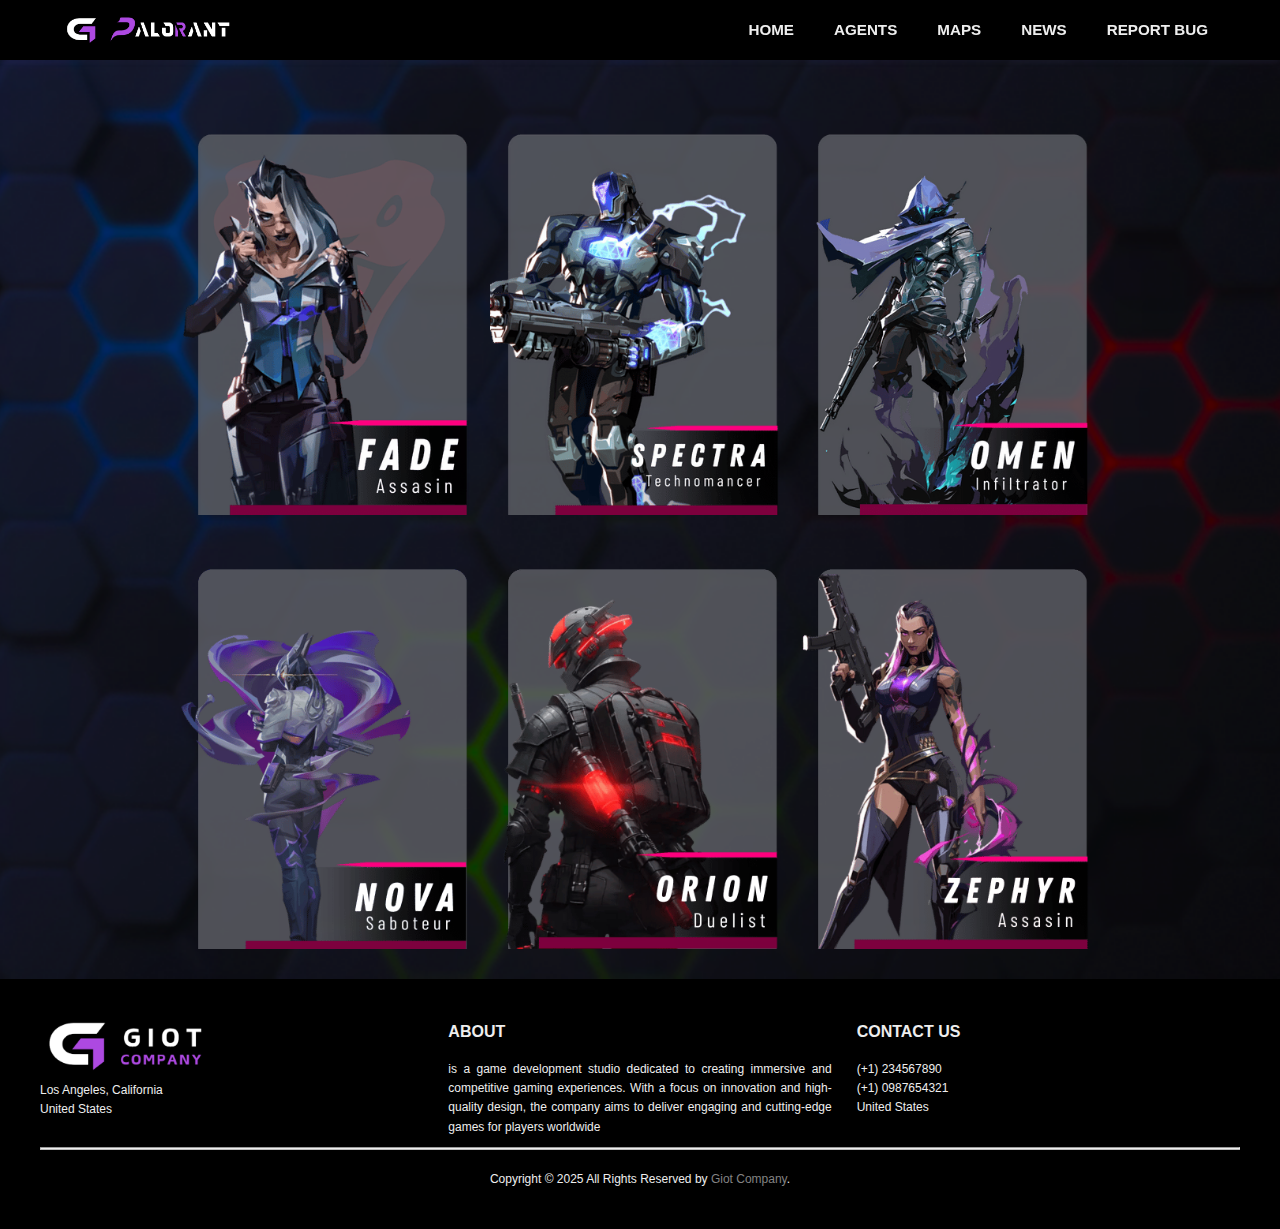
<file: Pages/agent.html>
<!DOCTYPE html>
<html lang="en">
  <head>
    <meta charset="UTF-8" />
    <meta name="viewport" content="width=device-width, initial-scale=1.0" />
    <meta http-equiv="X-UA-Compatible" content="ie=edge" />
    <title>PALORANT</title>
    <link rel="shortcut icon" href="../Assets/logos/giot2.png" type="png/jpg" />
    <link rel="stylesheet" href="../CSS/nav-style.css" />
    <link rel="stylesheet" href="../CSS/footer-style.css" />
    <link rel="stylesheet" href="../CSS/agent-style.css" />
  </head>
  <body>
    <!-- Navbar -->
    <nav>
      <div class="logo">
        <img src="../Assets/logos/giot2.png" alt="" />
        <img src="../Assets/logos/palorant2.png" class="game_title" alt="" />
        <!-- <h1>LOGO</h1> -->
      </div>
      <ul>
        <li><a href="../index.html"><strong>HOME</strong></a></li>
        <li><a href="./agent.html"><strong>AGENTS</strong></a></li>
        <li><a href="./maps.html"><strong>MAPS</strong></a></li>
        <li><a href="./news.html"><strong>NEWS</strong></a></li>
        <li><a href="./report_bug.html"><strong>REPORT BUG</strong></a></li>
      </ul>
      <div class="hamburger">
        <span class="line"></span>
        <span class="line"></span>
        <span class="line"></span>
      </div>
    </nav>

    <!-- Mobile Menu -->
    <div class="menubar">
      <ul>
        <li><a href="../index.html">Home</a></li>
        <li><a href="./agent.html">Agents</a></li>
        <li><a href="./maps.html">Maps</a></li>
        <li><a href="./news.html">News</a></li>
        <li><a href="./report_bug.html">Report Bug</a></li>
      </ul>
    </div>

    <!-- Top Agents -->
    <section class="agents-container">
        <div class="agent-list">
            <div class="agent">
                <img class="default-img" src="../Assets/agents/1.png" alt="Agent 1">
                <img class="hover-img" src="../Assets/agents/1-.png" alt="Agent 1 hover">
            </div>
            <div class="agent">
              <img class="default-img" src="../Assets/agents/2.png" alt="Agent 2">
              <img class="hover-img" src="../Assets/agents/2-.png" alt="Agent 2 hover">
            </div>
            <div class="agent">
              <img class="default-img" src="../Assets/agents/3.png" alt="Agent 3">
              <img class="hover-img" src="../Assets/agents/3-.png" alt="Agent 3 hover">
            </div>
            <div class="agent">
              <img class="default-img" src="../Assets/agents/4.png" alt="Agent 4">
              <img class="hover-img" src="../Assets/agents/4-.png" alt="Agent 4 hover">
            </div>
            <div class="agent">
              <img class="default-img" src="../Assets/agents/5.png" alt="Agent 5">
              <img class="hover-img" src="../Assets/agents/5-.png" alt="Agent 5 hover">
            </div>
            <div class="agent">
              <img class="default-img" src="../Assets/agents/6.png" alt="Agent 6">
              <img class="hover-img" src="../Assets/agents/6-.png" alt="Agent 6 hover">
            </div>
        </div>
    </section>

    <!-- Site footer -->
    <footer class="site-footer">
      <div class="container">
        <div class="footer-section">
          <div style="margin-bottom: 10px;">
            <img class="footer-logo" src="../Assets/logos/giot-footer.png" alt="" />
            <p>Los Angeles, California</p>
            <p>United States</p>
          </div>
          <div style="margin-bottom: 10px;">
            <h6>About</h6>
            <p style="text-align: justify;">is a game development studio dedicated to creating immersive and competitive gaming experiences. With a focus on innovation and high-quality design, the company aims to deliver engaging and cutting-edge games for players worldwide</p>
          </div>
          <div style="margin-bottom: 10px;">
            <h6>Contact Us</h6>
            <p>(+1) 234567890</p>
            <p>(+1) 0987654321</p>
            <p>United States</p>
          </div>
        </div>
        <hr>
        <div class="footer-bottom">
          <p class="copyright-text">Copyright &copy; 2025 All Rights Reserved by <a href="#">Giot Company</a>.</p>
        </div>
      </div>
    </footer>

    <!-- Script -->
    <script src="../script.js"></script>
  </body>
</html>
</file>
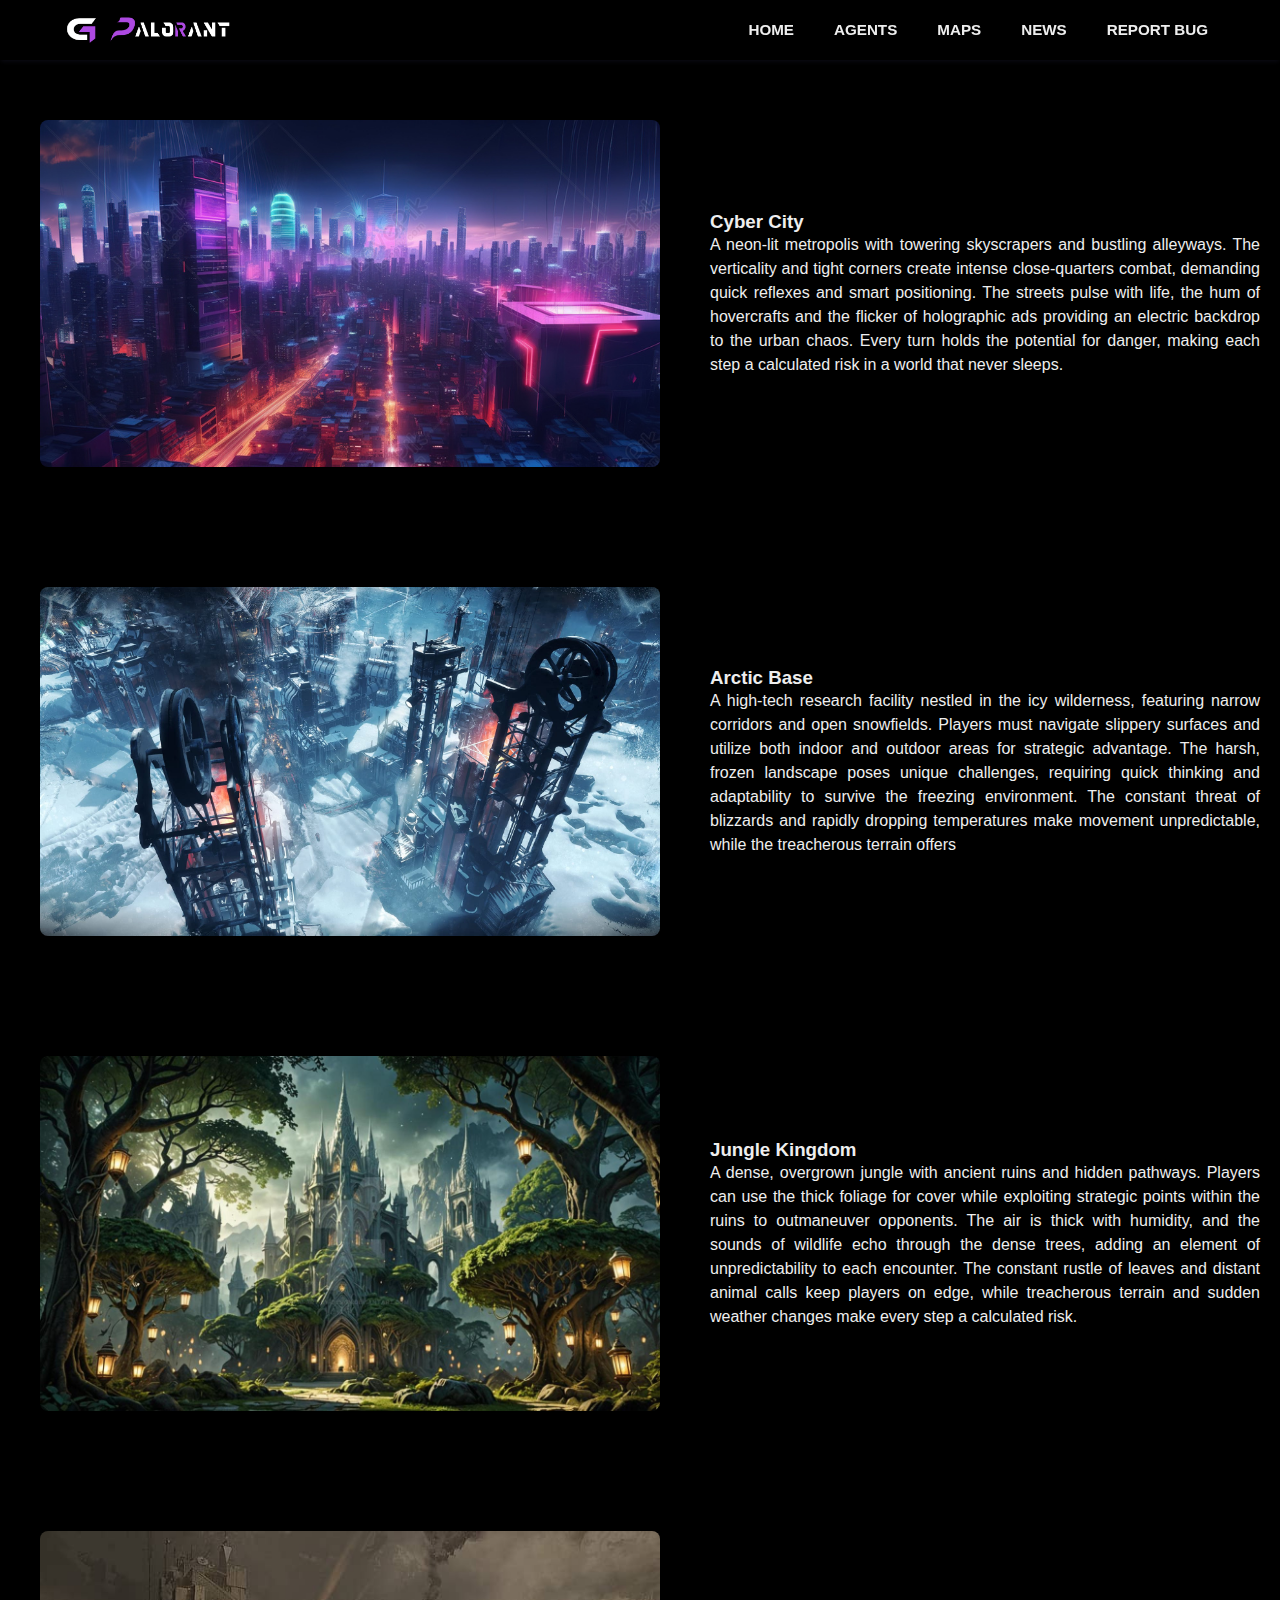
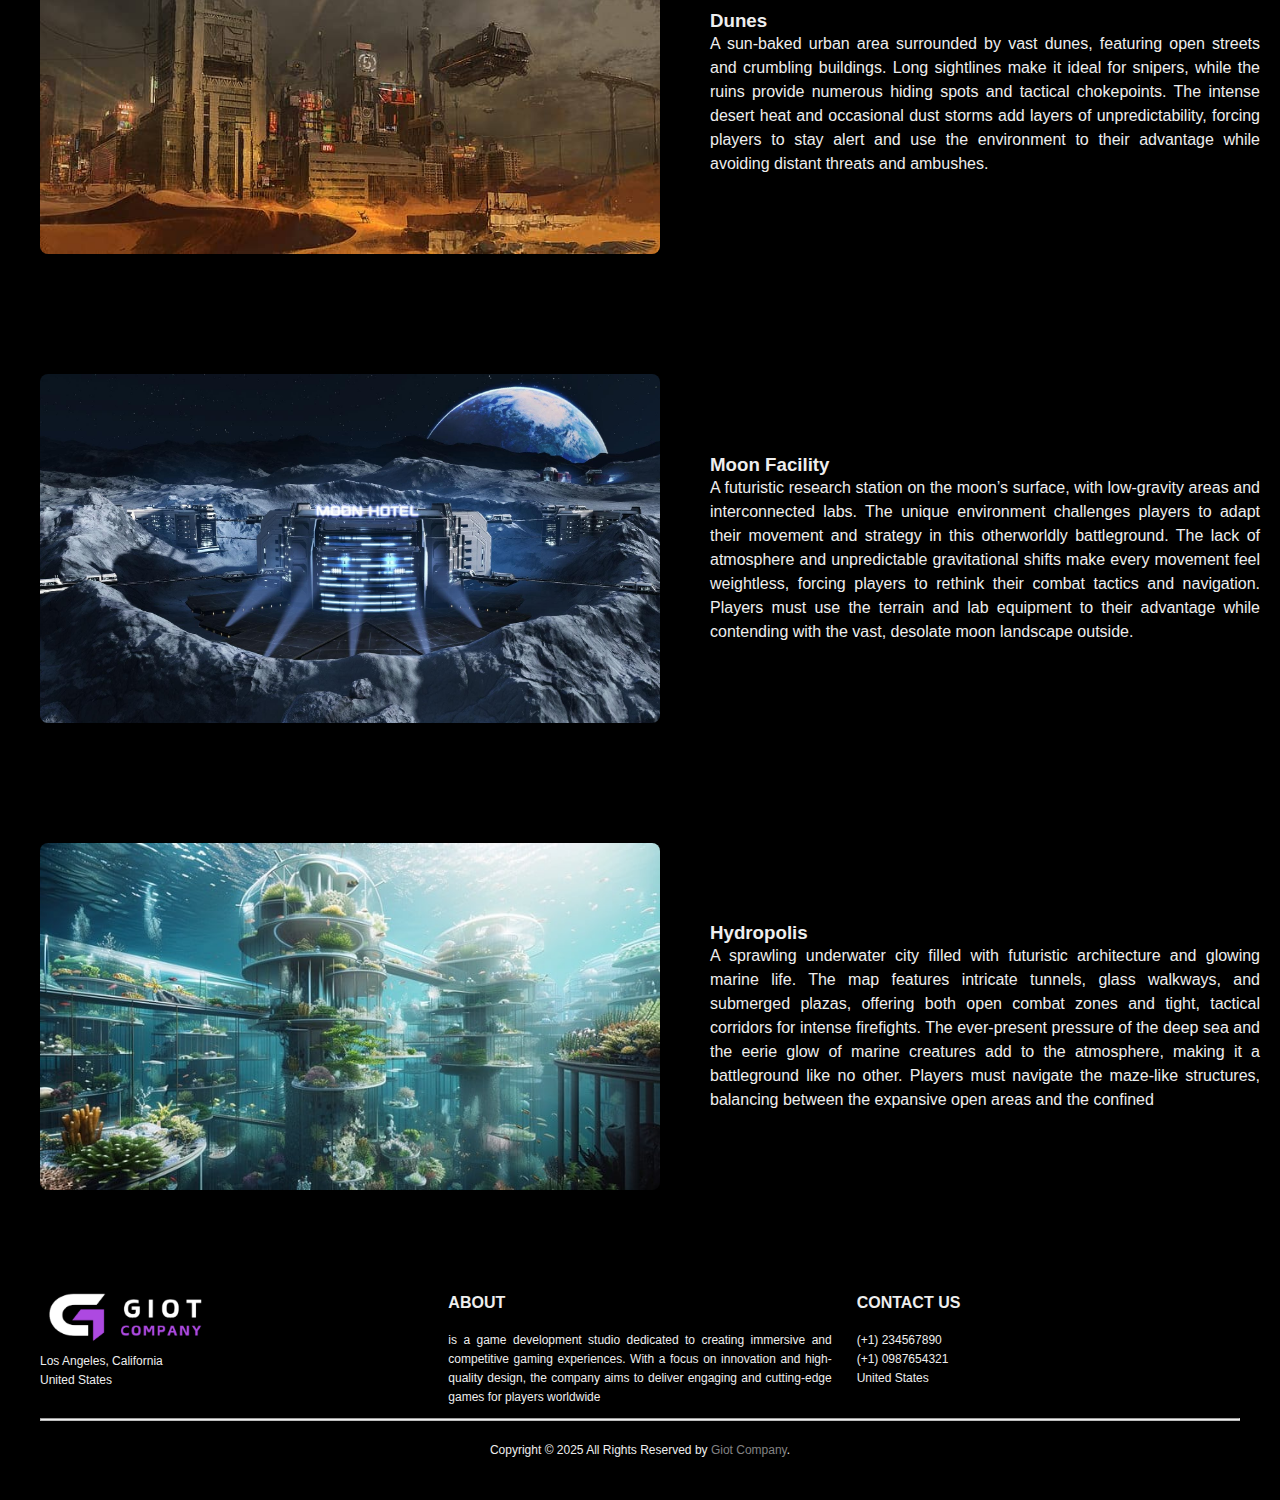
<file: Pages/maps.html>
<!DOCTYPE html>
<html lang="en">
  <head>
    <meta charset="UTF-8" />
    <meta name="viewport" content="width=device-width, initial-scale=1.0" />
    <meta http-equiv="X-UA-Compatible" content="ie=edge" />
    <title>PALORANT</title>
    <link rel="shortcut icon" href="../Assets/logos/giot2.png" type="png/jpg" />
    <link rel="stylesheet" href="../CSS/maps-style.css" />
    <link rel="stylesheet" href="../CSS/nav-style.css" />
    <link rel="stylesheet" href="../CSS/footer-style.css" />
  </head>
  <body>
    <!-- Navbar -->
    <nav>
      <div class="logo">
        <img src="../Assets/logos/giot2.png" alt="" />
        <img src="../Assets/logos/palorant2.png" class="game_title" alt="" />
        <!-- <h1>LOGO</h1> -->
      </div>
      <ul>
        <li><a href="../index.html"><strong>HOME</strong></a></li>
        <li><a href="./agent.html"><strong>AGENTS</strong></a></li>
        <li><a href="./maps.html"><strong>MAPS</strong></a></li>
        <li><a href="./news.html"><strong>NEWS</strong></a></li>
        <li><a href="./report_bug.html"><strong>REPORT BUG</strong></a></li>
      </ul>
      <div class="hamburger">
        <span class="line"></span>
        <span class="line"></span>
        <span class="line"></span>
      </div>
    </nav>

    <!-- Mobile Menu -->
    <div class="menubar">
      <ul>
        <li><a href="../index.html">Home</a></li>
        <li><a href="./agent.html">Agents</a></li>
        <li><a href="./maps.html">Maps</a></li>
        <li><a href="./news.html">News</a></li>
        <li><a href="./report_bug.html">Report Bug</a></li>
      </ul>
    </div>

    <section class="maps-container">
        <div class="map-item">
         <img src="../Assets/locations/cyber3.jpeg" alt="Map 1" class="map-image" />
         <div class="map-content">
          <h3>Cyber City</h3>
          <p>
            A neon-lit metropolis with towering skyscrapers and bustling alleyways. The verticality and tight corners create 
            intense close-quarters combat, demanding quick reflexes and smart positioning. The streets pulse with life, the hum of hovercrafts and the flicker of holographic ads providing an electric backdrop 
            to the urban chaos. Every turn holds the potential for danger, making each step a calculated risk in a world that never sleeps.
          </p>        
         </div>
        </div>

        <div class="sharp-line"></div>

        <div class="map-item">
          <img src="../Assets/locations/frost.jpg" alt="Map 2" class="map-image" />
          <div class="map-content">
            <h3>Arctic Base</h3>
            <p>
              A high-tech research facility nestled in the icy wilderness, featuring narrow corridors and open snowfields. 
              Players must navigate slippery surfaces and utilize both indoor and outdoor areas for strategic advantage. 
              The harsh, frozen landscape poses unique challenges, requiring quick thinking and adaptability to survive the freezing environment. 
              The constant threat of blizzards and rapidly dropping temperatures make movement unpredictable, while the treacherous terrain offers
          </p>
                  
           </div>
        </div>

        <div class="sharp-line"></div>

        <div class="map-item">
          <img src="../Assets/locations/jungle.jpg" alt="Map 3" class="map-image" />
          <div class="map-content">
            <h3>Jungle Kingdom</h3>
            <p>
              A dense, overgrown jungle with ancient ruins and hidden pathways. Players can use the thick foliage for cover while exploiting 
              strategic points within the ruins to outmaneuver opponents. The air is thick with humidity, and the sounds of wildlife echo through 
              the dense trees, adding an element of unpredictability to each encounter. The constant rustle of leaves and distant animal calls keep players on edge, while treacherous terrain and sudden weather changes make every step a calculated risk.
            </p>
           </div>
        </div>

        <div class="sharp-line"></div>

        <div class="map-item">
          <img src="../Assets/locations/dunes2.jpg" alt="Map 4" class="map-image" />
          <div class="map-content">
            <h3>Dunes</h3>
            <p>
              A sun-baked urban area surrounded by vast dunes, featuring open streets and crumbling buildings. 
              Long sightlines make it ideal for snipers, while the ruins provide numerous hiding spots and tactical 
              chokepoints. The intense desert heat and occasional dust storms add layers of unpredictability, forcing 
              players to stay alert and use the environment to their advantage while avoiding distant threats and ambushes.
            </p>          
           </div>
        </div>

        <div class="sharp-line"></div>

        <div class="map-item">
          <img src="../Assets/locations/moon.jpg" alt="Map 5" class="map-image" />
          <div class="map-content">
            <h3>Moon Facility</h3>
            <p>
              A futuristic research station on the moon’s surface, with low-gravity areas and interconnected labs. 
              The unique environment challenges players to adapt their movement and strategy in this otherworldly battleground. 
              The lack of atmosphere and unpredictable gravitational shifts make every movement feel weightless, forcing players 
              to rethink their combat tactics and navigation. Players must use the terrain and lab equipment to their advantage 
              while contending with the vast, desolate moon landscape outside.
            </p>          
           </div>
        </div>

        <div class="sharp-line"></div>

        <div class="map-item">
          <img src="../Assets/locations/underwater.jpg" alt="Map 6" class="map-image" />
          <div class="map-content">
            <h3>Hydropolis</h3>
            <p>
              A sprawling underwater city filled with futuristic architecture and glowing marine life. The map features intricate tunnels, 
              glass walkways, and submerged plazas, offering both open combat zones and tight, tactical corridors for intense firefights. 
              The ever-present pressure of the deep sea and the eerie glow of marine creatures add to the atmosphere, making it a battleground like no other. 
              Players must navigate the maze-like structures, balancing between the expansive open areas and the confined 
            </p>          
           </div>
    </section>

    <!-- Site footer -->
    <footer class="site-footer">
      <div class="container">
        <div class="footer-section">
          <div style="margin-bottom: 10px;">
            <img class="footer-logo" src="../Assets/logos/giot-footer.png" alt="" />
            <p>Los Angeles, California</p>
            <p>United States</p>
          </div>
          <div style="margin-bottom: 10px;">
            <h6>About</h6>
            <p style="text-align: justify;">is a game development studio dedicated to creating immersive and competitive gaming experiences. With a focus on innovation and high-quality design, the company aims to deliver engaging and cutting-edge games for players worldwide</p>
          </div>
          <div style="margin-bottom: 10px;">
            <h6>Contact Us</h6>
            <p>(+1) 234567890</p>
            <p>(+1) 0987654321</p>
            <p>United States</p>
          </div>
        </div>
        <hr>
        <div class="footer-bottom">
          <p class="copyright-text">Copyright &copy; 2025 All Rights Reserved by <a href="#">Giot Company</a>.</p>
        </div>
      </div>
    </footer>

    <!-- Script -->
    <script src="../script.js"></script>
  </body>
</html>
</file>
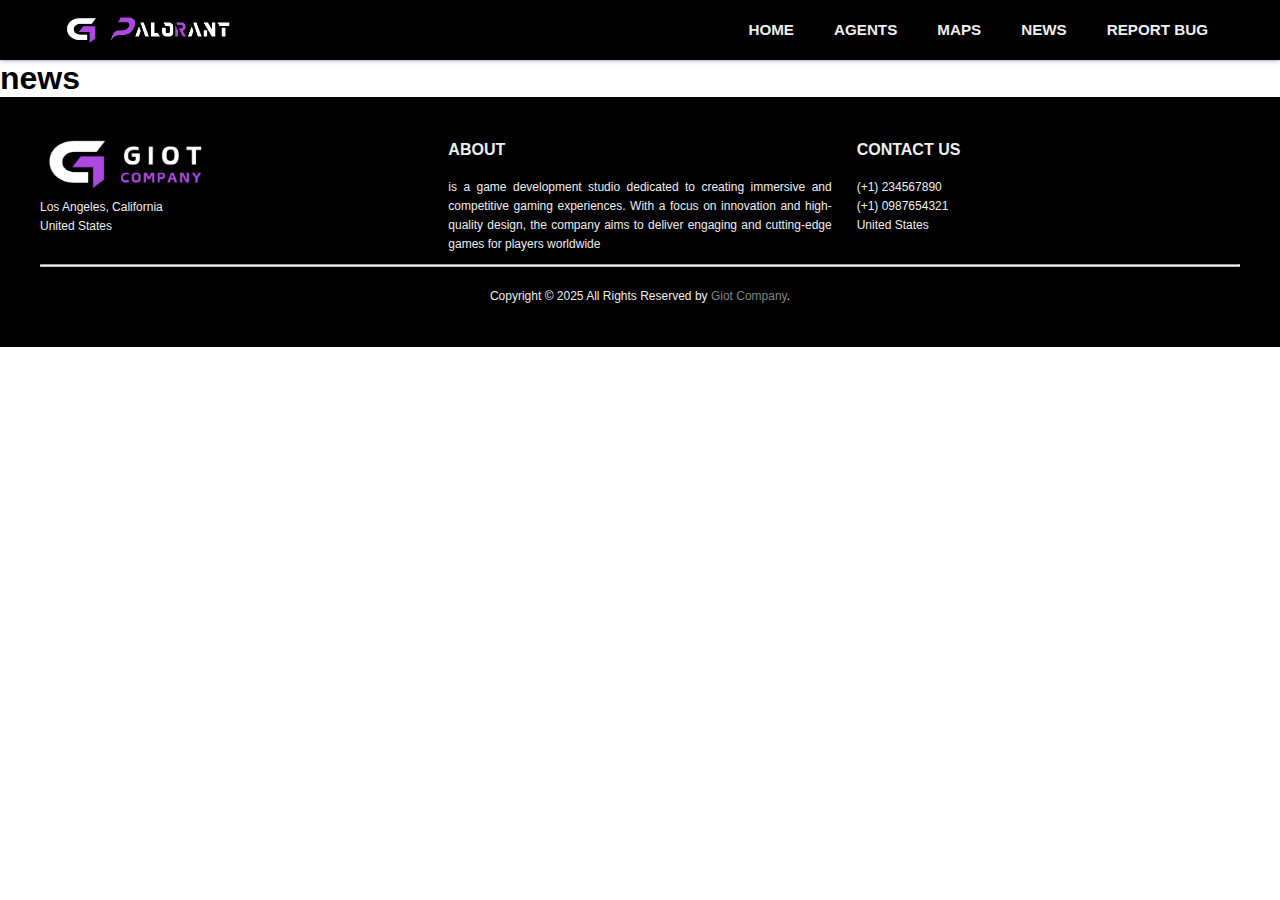
<file: Pages/news.html>
<!DOCTYPE html>
<html lang="en">
  <head>
    <meta charset="UTF-8" />
    <meta name="viewport" content="width=device-width, initial-scale=1.0" />
    <meta http-equiv="X-UA-Compatible" content="ie=edge" />
    <title>PALORANT</title>
    <link rel="shortcut icon" href="../Assets/logos/giot2.png" type="png/jpg" />
    <link rel="stylesheet" href="../CSS/nav-style.css" />
    <link rel="stylesheet" href="../CSS/footer-style.css" />
  </head>
  <body>
    <!-- Navbar -->
    <nav>
      <div class="logo">
        <img src="../Assets/logos/giot2.png" alt="" />
        <img src="../Assets/logos/palorant2.png" class="game_title" alt="" />
        <!-- <h1>LOGO</h1> -->
      </div>
      <ul>
        <li><a href="../index.html"><strong>HOME</strong></a></li>
        <li><a href="./agent.html"><strong>AGENTS</strong></a></li>
        <li><a href="./maps.html"><strong>MAPS</strong></a></li>
        <li><a href="./news.html"><strong>NEWS</strong></a></li>
        <li><a href="./report_bug.html"><strong>REPORT BUG</strong></a></li>
      </ul>
      <div class="hamburger">
        <span class="line"></span>
        <span class="line"></span>
        <span class="line"></span>
      </div>
    </nav>

    <!-- Mobile Menu -->
    <div class="menubar">
      <ul>
        <li><a href="../index.html">Home</a></li>
        <li><a href="./agent.html">Agents</a></li>
        <li><a href="./maps.html">Maps</a></li>
        <li><a href="./news.html">News</a></li>
        <li><a href="./report_bug.html">Report Bug</a></li>
      </ul>
    </div>

    <h1>news</h1>

    <!-- Site footer -->
    <footer class="site-footer">
      <div class="container">
        <div class="footer-section">
          <div style="margin-bottom: 10px;">
            <img class="footer-logo" src="../Assets/logos/giot-footer.png" alt="" />
            <p>Los Angeles, California</p>
            <p>United States</p>
          </div>
          <div style="margin-bottom: 10px;">
            <h6>About</h6>
            <p style="text-align: justify;">is a game development studio dedicated to creating immersive and competitive gaming experiences. With a focus on innovation and high-quality design, the company aims to deliver engaging and cutting-edge games for players worldwide</p>
          </div>
          <div style="margin-bottom: 10px;">
            <h6>Contact Us</h6>
            <p>(+1) 234567890</p>
            <p>(+1) 0987654321</p>
            <p>United States</p>
          </div>
        </div>
        <hr>
        <div class="footer-bottom">
          <p class="copyright-text">Copyright &copy; 2025 All Rights Reserved by <a href="#">Giot Company</a>.</p>
        </div>
      </div>
    </footer>

    <!-- Script -->
    <script src="../script.js"></script>
  </body>
</html>
</file>
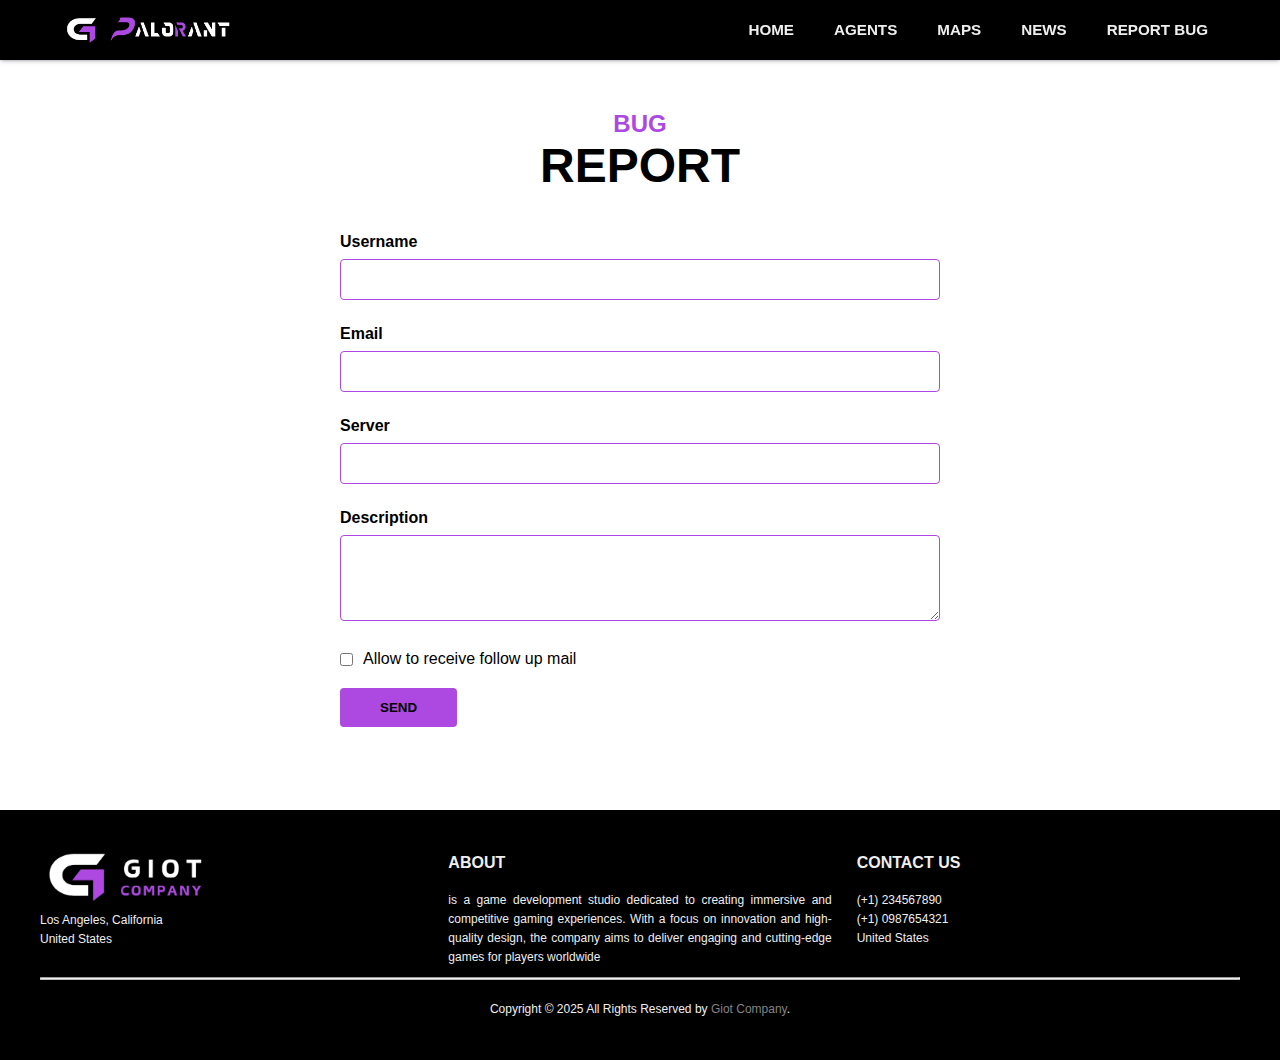
<file: Pages/report_bug.html>
<!DOCTYPE html>
<html lang="en">
  <head>
    <meta charset="UTF-8" />
    <meta name="viewport" content="width=device-width, initial-scale=1.0" />
    <meta http-equiv="X-UA-Compatible" content="ie=edge" />
    <title>PALORANT</title>
    <link rel="shortcut icon" href="../Assets/logos/giot2.png" type="png/jpg" />
    <link rel="stylesheet" href="../CSS/nav-style.css" />
    <link rel="stylesheet" href="../CSS/footer-style.css" />
    <link rel="stylesheet" href="../CSS/report-style.css" />
  </head>
  <body>
    <!-- Navbar -->
    <nav>
      <div class="logo">
        <img src="../Assets/logos/giot2.png" alt="" />
        <img src="../Assets/logos/palorant2.png" class="game_title" alt="" />
        <!-- <h1>LOGO</h1> -->
      </div>
      <ul>
        <li><a href="../index.html"><strong>HOME</strong></a></li>
        <li><a href="./agent.html"><strong>AGENTS</strong></a></li>
        <li><a href="./maps.html"><strong>MAPS</strong></a></li>
        <li><a href="./news.html"><strong>NEWS</strong></a></li>
        <li><a href="./report_bug.html"><strong>REPORT BUG</strong></a></li>
      </ul>
      <div class="hamburger">
        <span class="line"></span>
        <span class="line"></span>
        <span class="line"></span>
      </div>
    </nav>

    <!-- Mobile Menu -->
    <div class="menubar">
      <ul>
        <li><a href="../index.html">Home</a></li>
        <li><a href="./agent.html">Agents</a></li>
        <li><a href="./maps.html">Maps</a></li>
        <li><a href="./news.html">News</a></li>
        <li><a href="./report_bug.html">Report Bug</a></li>
      </ul>
    </div>

    <section class="bug-report-section">
      <div class="container">
        <div class="report-header">
          <h2>BUG</h2>
          <h1>REPORT</h1>
        </div>
        
        <form class="bug-report-form">
          <div class="form-group">
            <label>Username</label>
            <input type="text" class="form-control">
          </div>
          
          <div class="form-group">
            <label>Email</label>
            <input type="email" class="form-control">
          </div>
          
          <div class="form-group">
            <label>Server</label>
            <input type="text" class="form-control">
          </div>
          
          <div class="form-group">
            <label>Description</label>
            <textarea class="form-control" rows="4"></textarea>
          </div>
          
          <div class="checkbox-group">
            <input type="checkbox" id="followup">
            <label for="followup">Allow to receive follow up mail</label>
          </div>
          
          <button type="submit" class="send-button">Send</button>
        </form>
      </div>
    </section>

    <!-- Site footer -->
    <footer class="site-footer">
      <div class="container">
        <div class="footer-section">
          <div style="margin-bottom: 10px;">
            <img class="footer-logo" src="../Assets/logos/giot-footer.png" alt="" />
            <p>Los Angeles, California</p>
            <p>United States</p>
          </div>
          <div style="margin-bottom: 10px;">
            <h6>About</h6>
            <p>is a game development studio dedicated to creating immersive and competitive gaming experiences. With a focus on innovation and high-quality design, the company aims to deliver engaging and cutting-edge games for players worldwide</p>
          </div>
          <div style="margin-bottom: 10px;">
            <h6>Contact Us</h6>
            <p>(+1) 234567890</p>
            <p>(+1) 0987654321</p>
            <p>United States</p>
          </div>
        </div>
        <hr>
        <div class="footer-bottom">
          <p class="copyright-text">Copyright &copy; 2025 All Rights Reserved by <a href="#">Giot Company</a>.</p>
        </div>
      </div>
    </footer>

    <!-- Script -->
    <script src="../script.js"></script>
  </body>
</html>
</file>
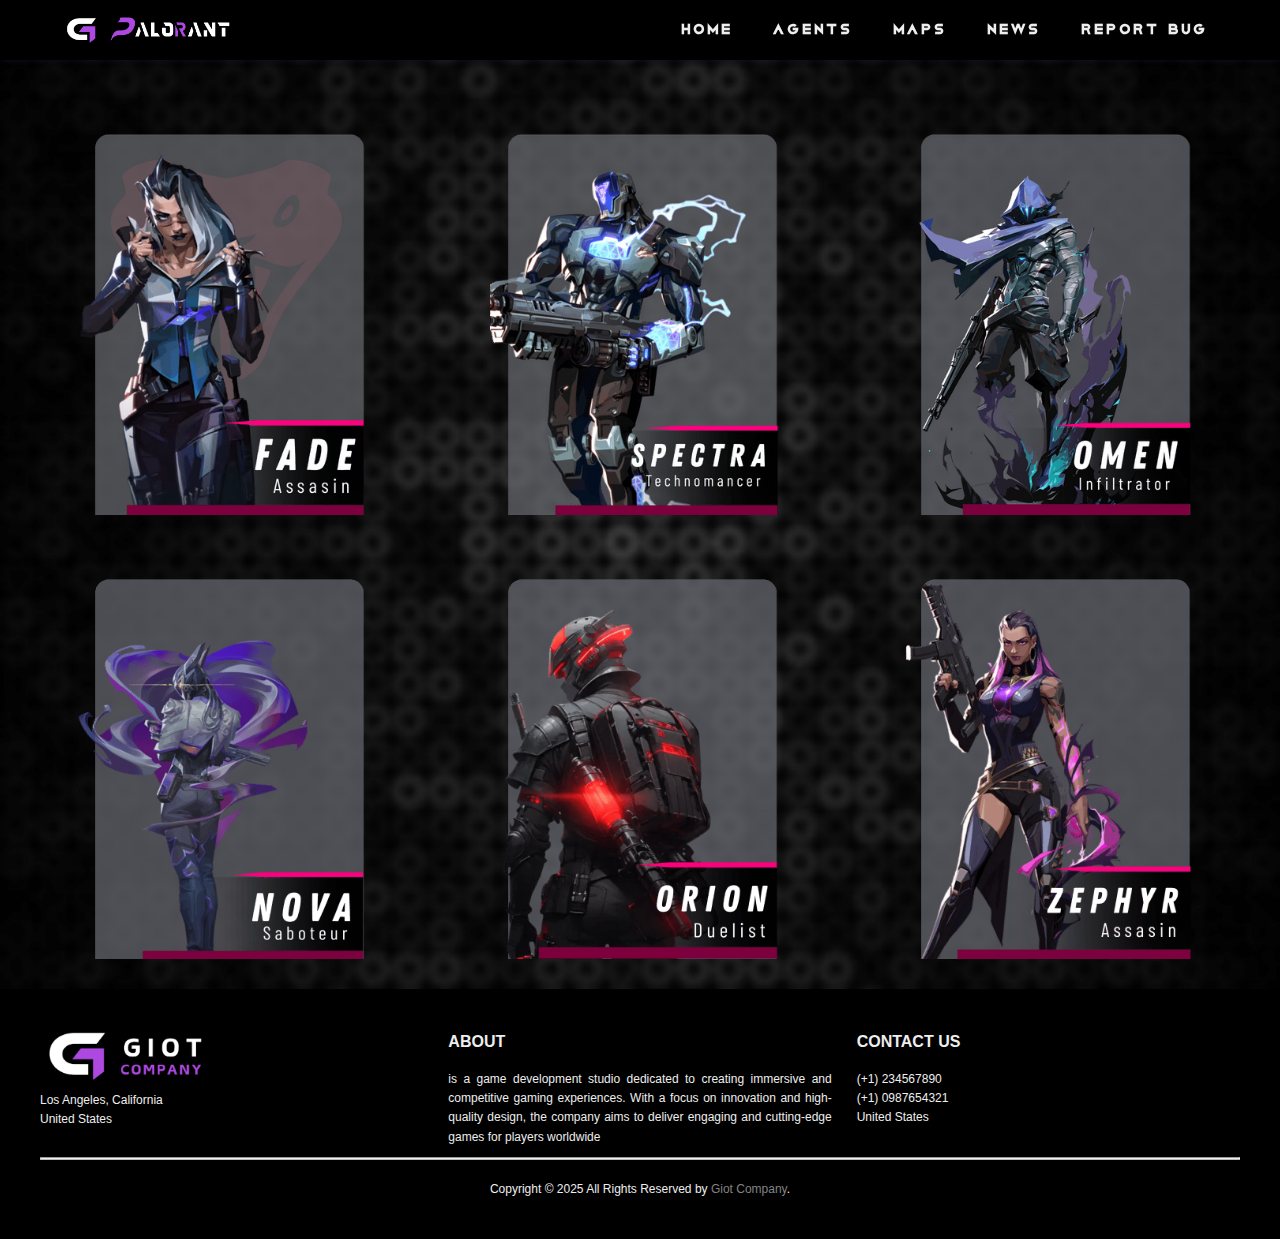
<file: Website/Pages/agent.html>
<!DOCTYPE html>
<html lang="en">
  <head>
    <meta charset="UTF-8" />
    <meta name="viewport" content="width=device-width, initial-scale=1.0" />
    <meta http-equiv="X-UA-Compatible" content="ie=edge" />
    <title>PALORANT</title>
    <link rel="shortcut icon" href="../Assets/logos/giot2.png" type="png/jpg" />
    <link rel="stylesheet" href="../CSS/nav-style.css" />
    <link rel="stylesheet" href="../CSS/footer-style.css" />
    <link rel="stylesheet" href="../CSS/agent-style.css" />
  </head>
  <body>
    <!-- Navbar -->
    <nav>
      <div class="logo">
        <img src="../Assets/logos/giot2.png" alt="" />
        <img src="../Assets/logos/palorant2.png" class="game_title" alt="" />
        <!-- <h1>LOGO</h1> -->
      </div>
      <ul>
        <li><a href="../index.html"><strong>HOME</strong></a></li>
        <li><a href="./agent.html"><strong>AGENTS</strong></a></li>
        <li><a href="./maps.html"><strong>MAPS</strong></a></li>
        <li><a href="./news.html"><strong>NEWS</strong></a></li>
        <li><a href="./report_bug.html"><strong>REPORT BUG</strong></a></li>
      </ul>
      <div class="hamburger">
        <span class="line"></span>
        <span class="line"></span>
        <span class="line"></span>
      </div>
    </nav>

    <!-- Mobile Menu -->
    <div class="menubar">
      <ul>
        <li><a href="../index.html">Home</a></li>
        <li><a href="./agent.html">Agents</a></li>
        <li><a href="./maps.html">Maps</a></li>
        <li><a href="./news.html">News</a></li>
        <li><a href="./report_bug.html">Report Bug</a></li>
      </ul>
    </div>

    <!-- Top Agents -->
    <section class="agents-container">
        <div class="agent-list">
            <div class="agent">
                <img class="default-img" src="../Assets/agents/1.png" alt="Agent 1">
                <img class="hover-img" src="../Assets/agents/1-.png" alt="Agent 1 hover">
            </div>
            <div class="agent">
              <img class="default-img" src="../Assets/agents/2.png" alt="Agent 2">
              <img class="hover-img" src="../Assets/agents/2-.png" alt="Agent 2 hover">
            </div>
            <div class="agent">
              <img class="default-img" src="../Assets/agents/3.png" alt="Agent 3">
              <img class="hover-img" src="../Assets/agents/3-.png" alt="Agent 3 hover">
            </div>
            <div class="agent">
              <img class="default-img" src="../Assets/agents/4.png" alt="Agent 4">
              <img class="hover-img" src="../Assets/agents/4-.png" alt="Agent 4 hover">
            </div>
            <div class="agent">
              <img class="default-img" src="../Assets/agents/5.png" alt="Agent 5">
              <img class="hover-img" src="../Assets/agents/5-.png" alt="Agent 5 hover">
            </div>
            <div class="agent">
              <img class="default-img" src="../Assets/agents/6.png" alt="Agent 6">
              <img class="hover-img" src="../Assets/agents/6-.png" alt="Agent 6 hover">
            </div>
        </div>
    </section>

    <!-- Site footer -->
    <footer class="site-footer">
      <div class="container">
        <div class="footer-section">
          <div style="margin-bottom: 10px;">
            <img class="footer-logo" src="../Assets/logos/giot-footer.png" alt="" />
            <p>Los Angeles, California</p>
            <p>United States</p>
          </div>
          <div style="margin-bottom: 10px;">
            <h6>About</h6>
            <p style="text-align: justify;">is a game development studio dedicated to creating immersive and competitive gaming experiences. With a focus on innovation and high-quality design, the company aims to deliver engaging and cutting-edge games for players worldwide</p>
          </div>
          <div style="margin-bottom: 10px;">
            <h6>Contact Us</h6>
            <p>(+1) 234567890</p>
            <p>(+1) 0987654321</p>
            <p>United States</p>
          </div>
        </div>
        <hr>
        <div class="footer-bottom">
          <p class="copyright-text">Copyright &copy; 2025 All Rights Reserved by <a href="#">Giot Company</a>.</p>
        </div>
      </div>
    </footer>

    <!-- Script -->
    <script src="../JS/nav-script.js"></script>
  </body>
</html>
</file>
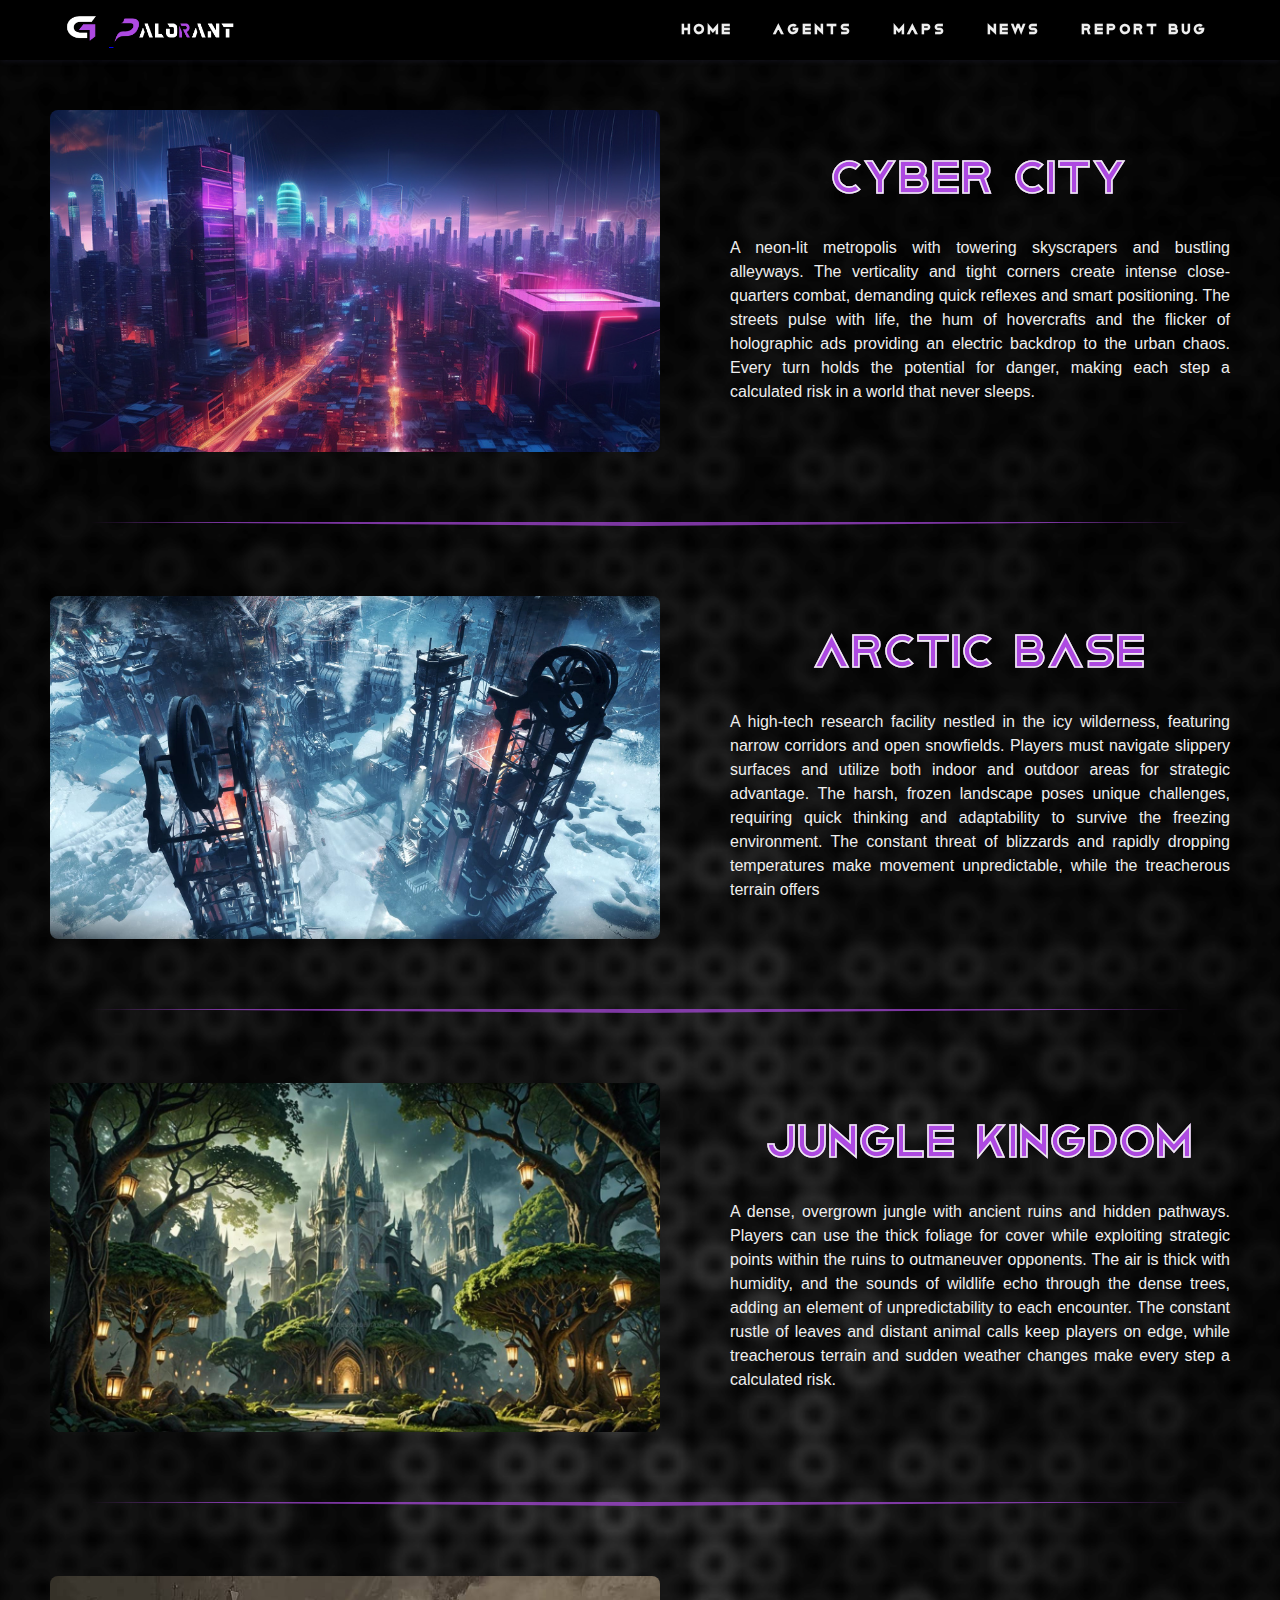
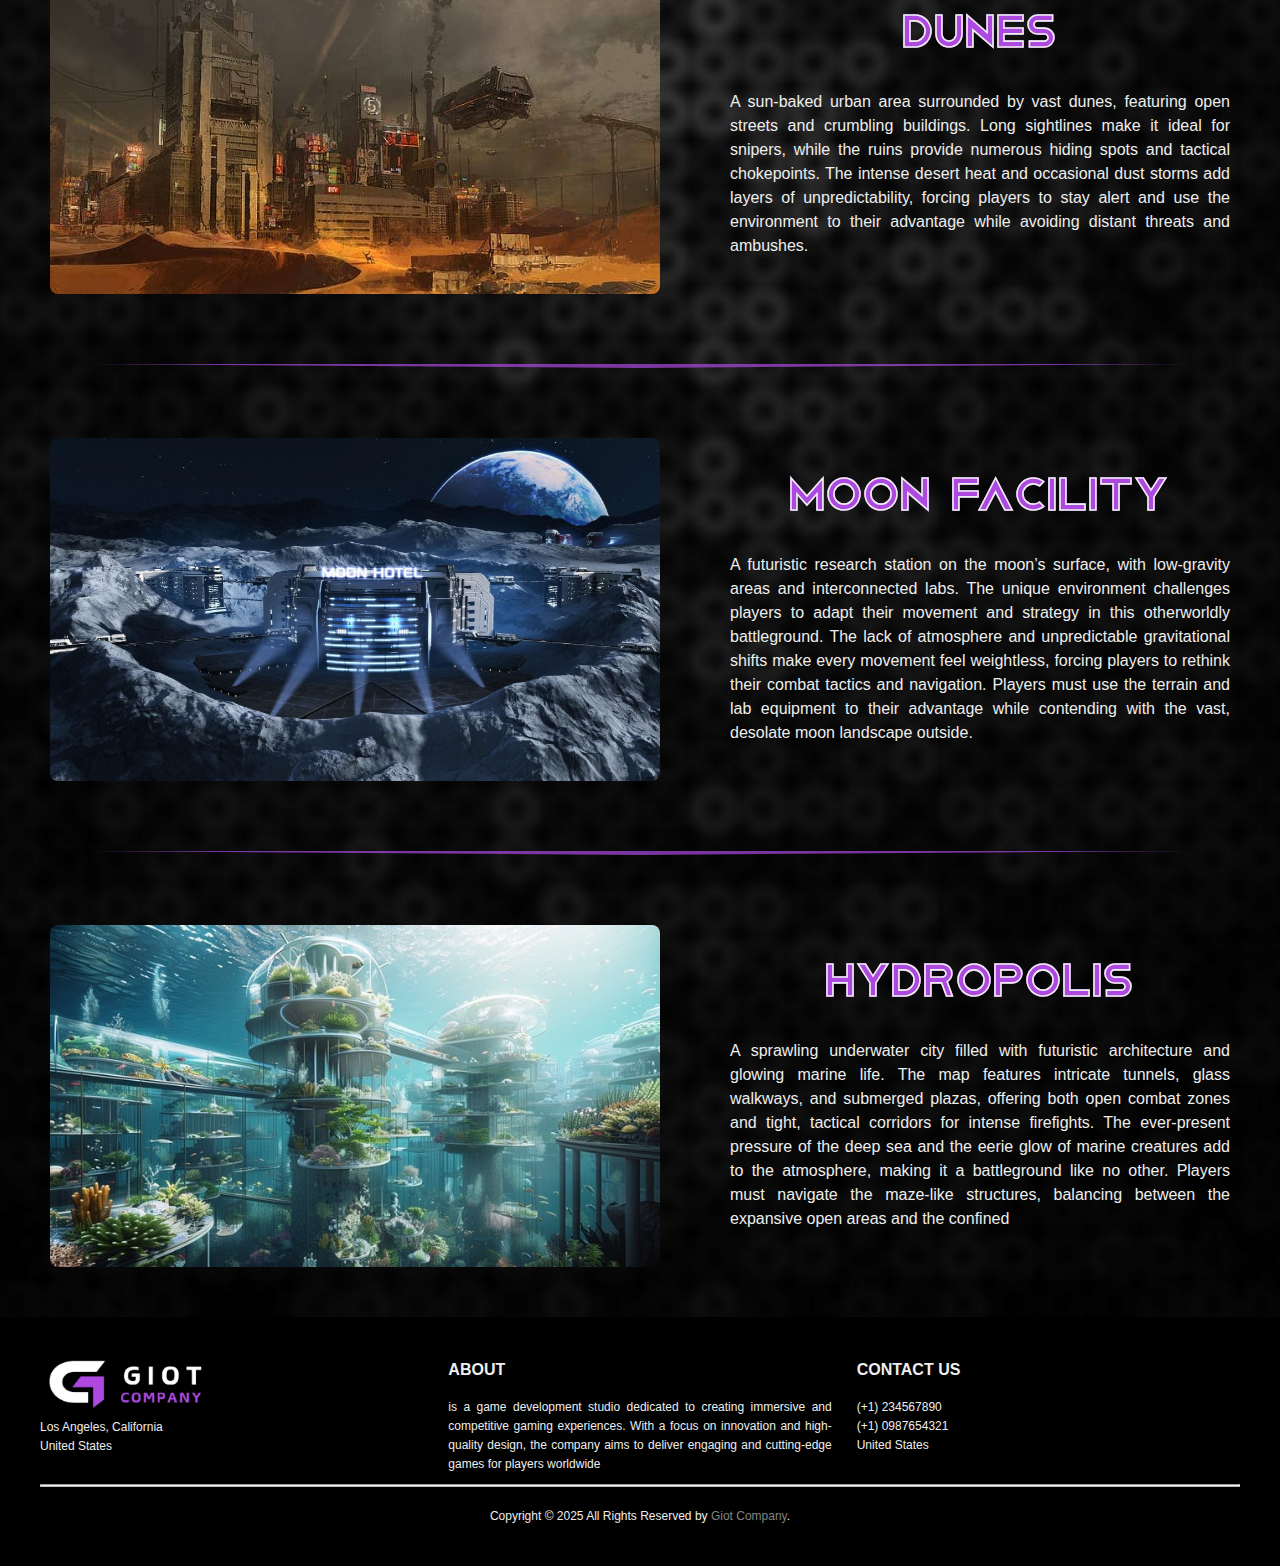
<file: Website/Pages/maps.html>
<!DOCTYPE html>
<html lang="en">
  <head>
    <meta charset="UTF-8" />
    <meta name="viewport" content="width=device-width, initial-scale=1.0" />
    <meta http-equiv="X-UA-Compatible" content="ie=edge" />
    <title>PALORANT</title>
    <link rel="shortcut icon" href="../Assets/logos/giot2.png" type="png/jpg" />
    <link rel="stylesheet" href="../CSS/maps-style.css" />
    <link rel="stylesheet" href="../CSS/nav-style.css" />
    <link rel="stylesheet" href="../CSS/footer-style.css" />
  </head>
  <body>
    <!-- Navbar -->
    <nav>
      <div class="logo">
        <a href="../index.html">
          <img src="../Assets/logos/giot2.png" alt="" />
          <img src="../Assets/logos/palorant2.png" class="game_title" alt="" />
          <!-- <h1>LOGO</h1> -->
        </a>
      </div>
      <ul>
        <li><a href="../index.html"><strong>HOME</strong></a></li>
        <li><a href="./agent.html"><strong>AGENTS</strong></a></li>
        <li><a href="./maps.html"><strong>MAPS</strong></a></li>
        <li><a href="./news.html"><strong>NEWS</strong></a></li>
        <li><a href="./report_bug.html"><strong>REPORT BUG</strong></a></li>
      </ul>
      <div class="hamburger">
        <span class="line"></span>
        <span class="line"></span>
        <span class="line"></span>
      </div>
    </nav>

    <!-- Mobile Menu -->
    <div class="menubar">
      <ul>
        <li><a href="../index.html">Home</a></li>
        <li><a href="./agent.html">Agents</a></li>
        <li><a href="./maps.html">Maps</a></li>
        <li><a href="./news.html">News</a></li>
        <li><a href="./report_bug.html">Report Bug</a></li>
      </ul>
    </div>

    <section class="maps-container">
        <div class="map-item">
         <img src="../Assets/locations/cyber3.jpeg" alt="Map 1" class="map-image" />
         <div class="map-content">
          <h3>Cyber City</h3>
          <p>
            A neon-lit metropolis with towering skyscrapers and bustling alleyways. The verticality and tight corners create 
            intense close-quarters combat, demanding quick reflexes and smart positioning. The streets pulse with life, the hum of hovercrafts and the flicker of holographic ads providing an electric backdrop 
            to the urban chaos. Every turn holds the potential for danger, making each step a calculated risk in a world that never sleeps.
          </p>        
         </div>
        </div>

        <div class="sharp-line"></div>

        <div class="map-item">
          <img src="../Assets/locations/frost.jpg" alt="Map 2" class="map-image" />
          <div class="map-content">
            <h3>Arctic Base</h3>
            <p>
              A high-tech research facility nestled in the icy wilderness, featuring narrow corridors and open snowfields. 
              Players must navigate slippery surfaces and utilize both indoor and outdoor areas for strategic advantage. 
              The harsh, frozen landscape poses unique challenges, requiring quick thinking and adaptability to survive the freezing environment. 
              The constant threat of blizzards and rapidly dropping temperatures make movement unpredictable, while the treacherous terrain offers
          </p>
                  
           </div>
        </div>

        <div class="sharp-line"></div>

        <div class="map-item">
          <img src="../Assets/locations/jungle.jpg" alt="Map 3" class="map-image" />
          <div class="map-content">
            <h3>Jungle Kingdom</h3>
            <p>
              A dense, overgrown jungle with ancient ruins and hidden pathways. Players can use the thick foliage for cover while exploiting 
              strategic points within the ruins to outmaneuver opponents. The air is thick with humidity, and the sounds of wildlife echo through 
              the dense trees, adding an element of unpredictability to each encounter. The constant rustle of leaves and distant animal calls keep players on edge, while treacherous terrain and sudden weather changes make every step a calculated risk.
            </p>
           </div>
        </div>

        <div class="sharp-line"></div>

        <div class="map-item">
          <img src="../Assets/locations/dunes2.jpg" alt="Map 4" class="map-image" />
          <div class="map-content">
            <h3>Dunes</h3>
            <p>
              A sun-baked urban area surrounded by vast dunes, featuring open streets and crumbling buildings. 
              Long sightlines make it ideal for snipers, while the ruins provide numerous hiding spots and tactical 
              chokepoints. The intense desert heat and occasional dust storms add layers of unpredictability, forcing 
              players to stay alert and use the environment to their advantage while avoiding distant threats and ambushes.
            </p>          
           </div>
        </div>

        <div class="sharp-line"></div>

        <div class="map-item">
          <img src="../Assets/locations/moon.jpg" alt="Map 5" class="map-image" />
          <div class="map-content">
            <h3>Moon Facility</h3>
            <p>
              A futuristic research station on the moon’s surface, with low-gravity areas and interconnected labs. 
              The unique environment challenges players to adapt their movement and strategy in this otherworldly battleground. 
              The lack of atmosphere and unpredictable gravitational shifts make every movement feel weightless, forcing players 
              to rethink their combat tactics and navigation. Players must use the terrain and lab equipment to their advantage 
              while contending with the vast, desolate moon landscape outside.
            </p>          
           </div>
        </div>

        <div class="sharp-line"></div>

        <div class="map-item">
          <img src="../Assets/locations/underwater.jpg" alt="Map 6" class="map-image" />
          <div class="map-content">
            <h3>Hydropolis</h3>
            <p>
              A sprawling underwater city filled with futuristic architecture and glowing marine life. The map features intricate tunnels, 
              glass walkways, and submerged plazas, offering both open combat zones and tight, tactical corridors for intense firefights. 
              The ever-present pressure of the deep sea and the eerie glow of marine creatures add to the atmosphere, making it a battleground like no other. 
              Players must navigate the maze-like structures, balancing between the expansive open areas and the confined 
            </p>          
           </div>
    </section>

    <!-- Site footer -->
    <footer class="site-footer">
      <div class="container">
        <div class="footer-section">
          <div style="margin-bottom: 10px;">
            <img class="footer-logo" src="../Assets/logos/giot-footer.png" alt="" />
            <p>Los Angeles, California</p>
            <p>United States</p>
          </div>
          <div style="margin-bottom: 10px;">
            <h6>About</h6>
            <p style="text-align: justify;">is a game development studio dedicated to creating immersive and competitive gaming experiences. With a focus on innovation and high-quality design, the company aims to deliver engaging and cutting-edge games for players worldwide</p>
          </div>
          <div style="margin-bottom: 10px;">
            <h6>Contact Us</h6>
            <p>(+1) 234567890</p>
            <p>(+1) 0987654321</p>
            <p>United States</p>
          </div>
        </div>
        <hr>
        <div class="footer-bottom">
          <p class="copyright-text">Copyright &copy; 2025 All Rights Reserved by <a href="https://github.com/fancesatria">Giot Company</a>.</p>
        </div>
      </div>
    </footer>

    <!-- Script -->
    <script src="../JS/nav-script.js"></script>
  </body>
</html>
</file>
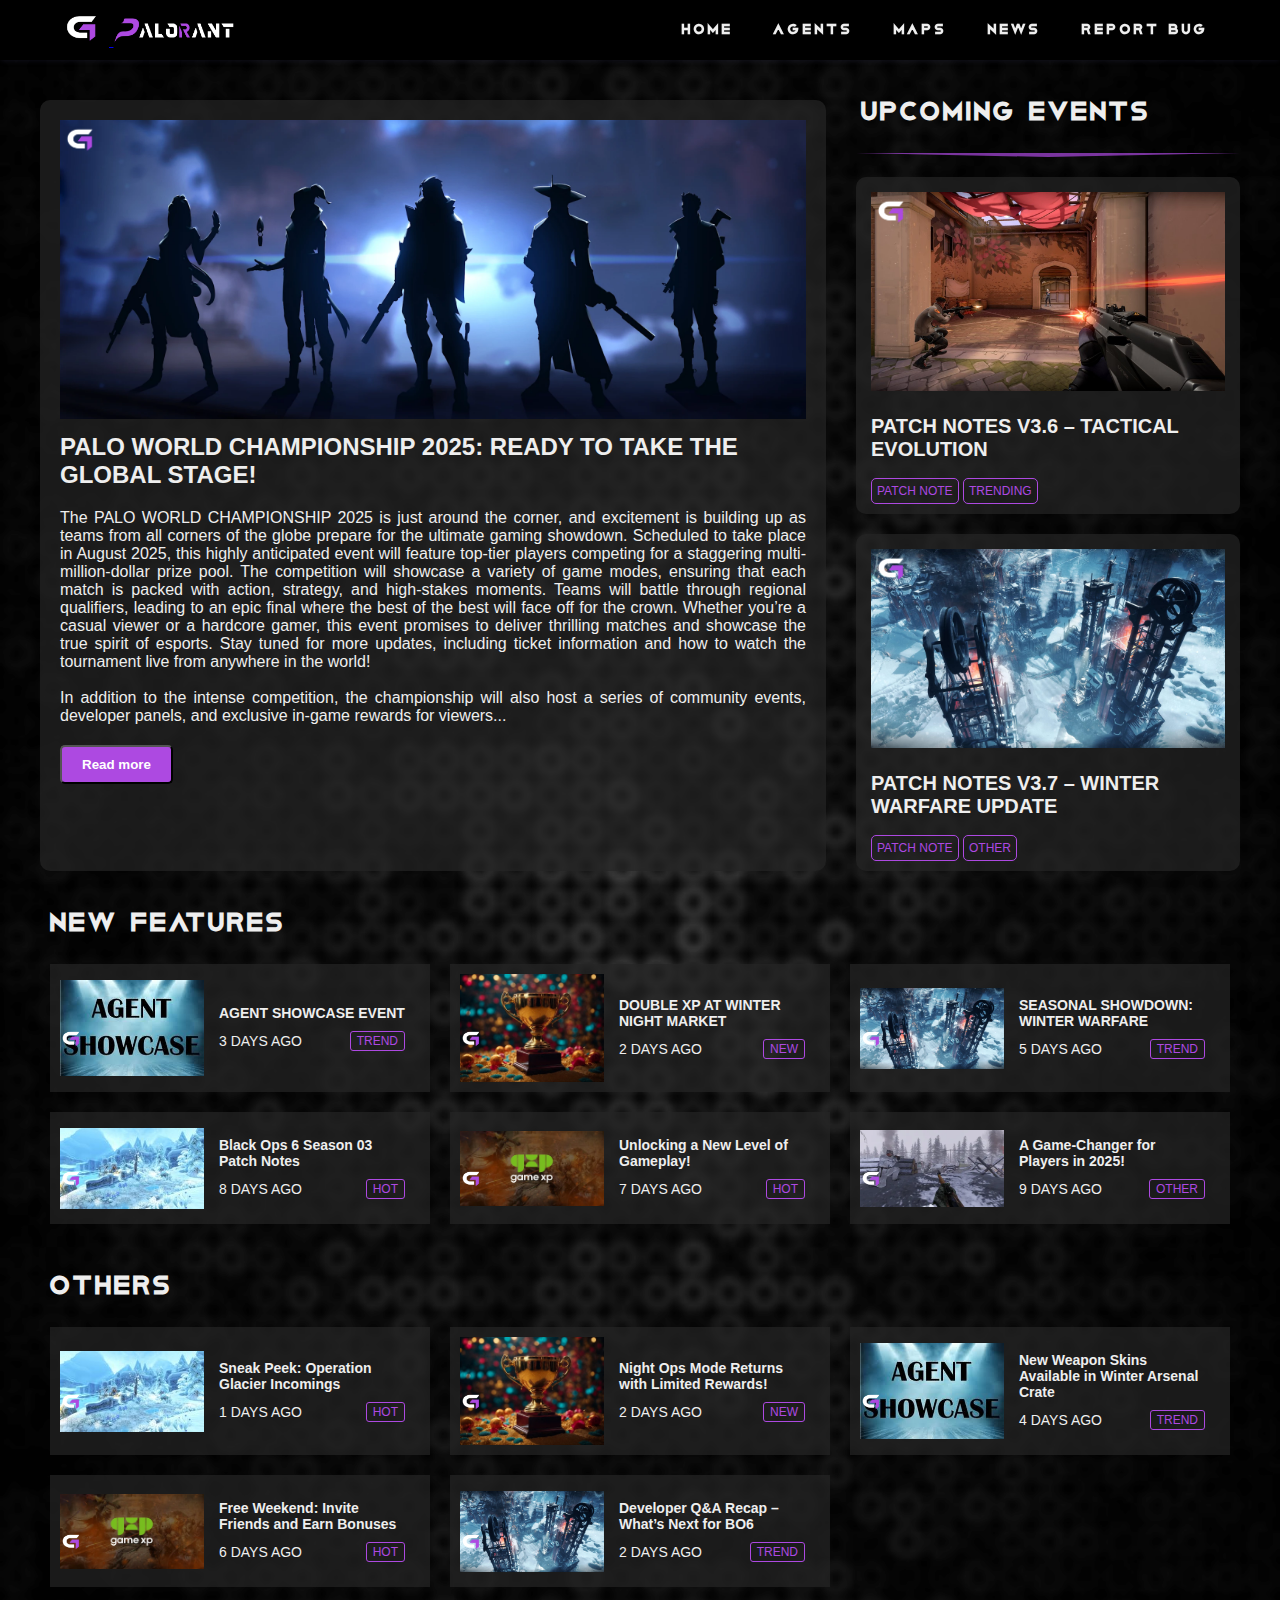
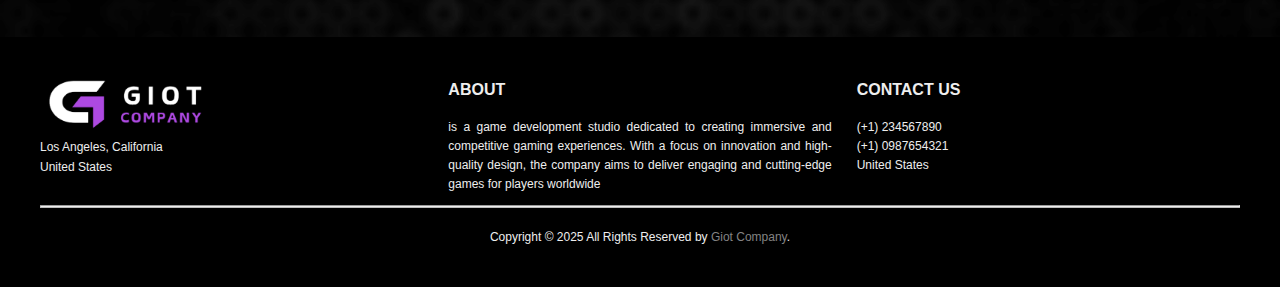
<file: Website/Pages/news.html>
<!DOCTYPE html>
<html lang="en">
  <head>
    <meta charset="UTF-8" />
    <meta name="viewport" content="width=device-width, initial-scale=1.0" />
    <meta http-equiv="X-UA-Compatible" content="ie=edge" />
    <title>PALORANT</title>
    <link rel="shortcut icon" href="../Assets/logos/giot2.png" type="png/jpg" />
    <link rel="stylesheet" href="../CSS/nav-style.css" />
    <link rel="stylesheet" href="../CSS/footer-style.css" />
    <link rel="stylesheet" href="../CSS/news-style.css" />
  </head>
  <body>
    <!-- Navbar -->
    <nav>
      <div class="logo">
        <a href="../index.html">
          <img src="../Assets/logos/giot2.png" alt="" />
          <img src="../Assets/logos/palorant2.png" class="game_title" alt="" />
          <!-- <h1>LOGO</h1> -->
        </a>
      </div>
      <ul>
        <li><a href="../index.html"><strong>HOME</strong></a></li>
        <li><a href="./agent.html"><strong>AGENTS</strong></a></li>
        <li><a href="./maps.html"><strong>MAPS</strong></a></li>
        <li><a href="./news.html"><strong>NEWS</strong></a></li>
        <li><a href="./report_bug.html"><strong>REPORT BUG</strong></a></li>
      </ul>
      <div class="hamburger">
        <span class="line"></span>
        <span class="line"></span>
        <span class="line"></span>
      </div>
    </nav>

    <!-- Mobile Menu -->
    <div class="menubar">
      <ul>
        <li><a href="../index.html">Home</a></li>
        <li><a href="./agent.html">Agents</a></li>
        <li><a href="./maps.html">Maps</a></li>
        <li><a href="./news.html">News</a></li>
        <li><a href="./report_bug.html">Report Bug</a></li>
      </ul>
    </div>

    <main class="news-container">
      <section class="main-article">
        <div class="label-logo">
          <img src="../Assets/logos/giot2.png" alt="">
        </div>
        <img src="../Assets/Backgrounds/banner9.png" alt="article 1">
        <h2>PALO WORLD CHAMPIONSHIP 2025: Ready to Take the Global Stage!</h2>
        <p>The PALO WORLD CHAMPIONSHIP 2025 is just around the corner, and excitement is building 
          up as teams from all corners of the globe prepare for the ultimate gaming showdown. 
          Scheduled to take place in August 2025, this highly anticipated event will feature 
          top-tier players competing for a staggering multi-million-dollar prize pool. 
          The competition will showcase a variety of game modes, ensuring that each match is 
          packed with action, strategy, and high-stakes moments. Teams will battle through regional 
          qualifiers, leading to an epic final where the best of the best will face off for the crown.
          Whether you’re a casual viewer or a hardcore gamer, this event promises to 
          deliver thrilling matches and showcase the true spirit of esports. Stay tuned for more updates, 
          including ticket information and how to watch the tournament live from anywhere in the world!
        
          <br><br>
          In addition to the intense competition, the championship will also host a series of community events, 
          developer panels, and exclusive in-game rewards for viewers...
        </p>
        <button id="readMoreBtn" class="btn-read-more">Read more</button>

      </section>
  
      <aside class="side-news">
        <h2>UPCOMING EVENTS</h2>
        <div class="sharp-line"></div>
        <div class="news-card">
          <div class="label-logo">
            <img src="../Assets/logos/giot2.png" alt="">
          </div>
          <img src="../Assets/Backgrounds/banner6.png" alt="news 1">
          <h3>Patch Notes v3.6 – Tactical Evolution</h3>
          <span class="category">PATCH NOTE</span>
          <span class="category">TRENDING</span>
        </div>

        <div class="news-card">
          <div class="label-logo">
            <img src="../Assets/logos/giot2.png" alt="">
          </div>
          <img src="../Assets/locations/frost.jpg" alt="news 1">
          <h3>Patch Notes v3.7 – Winter Warfare Update</h3>
          <span class="category">PATCH NOTE</span>
          <span class="category">OTHER</span>
        </div>
      </aside>

      <section class="more-news">
        <h2>NEW FEATURES</h2>
        <div class="news-grid">
          <div class="news-item">
            <div class="label-logo">
              <img src="../Assets/logos/giot2.png" alt="">
            </div>
            <img src="../Assets/news/showcase.jpeg" alt="Patch Notes">
            <div class="news-info">
              <h3>AGENT SHOWCASE EVENT</h3>
              <div class="meta">
                <span>3 DAYS AGO</span>
                <span class="tag">TREND</span>
              </div>
            </div>
          </div>

          <div class="news-item">
            <div class="label-logo">
              <img src="../Assets/logos/giot2.png" alt="">
            </div>
            <img src="../Assets/news/champion.jpg" alt="Patch Notes">
            <div class="news-info">
              <h3>DOUBLE XP AT WINTER NIGHT MARKET</h3>
              <div class="meta">
                <span>2 DAYS AGO</span>
                <span class="tag">NEW</span>
              </div>
            </div>
          </div>

          <div class="news-item">
            <div class="label-logo">
              <img src="../Assets/logos/giot2.png" alt="">
            </div>
            <img src="../Assets/locations/frost.jpg" alt="Patch Notes">
            <div class="news-info">
              <h3>SEASONAL SHOWDOWN: WINTER WARFARE</h3>
              <div class="meta">
                <span>5 DAYS AGO</span>
                <span class="tag">TREND</span>
              </div>
            </div>
          </div>

          <div class="news-item">
            <div class="label-logo">
              <img src="../Assets/logos/giot2.png" alt="">
            </div>
            <img src="../Assets/news/patchnote-winter.jpg" alt="Patch Notes">
            <div class="news-info">
              <h3>Black Ops 6 Season 03 Patch Notes</h3>
              <div class="meta">
                <span>8 DAYS AGO</span>
                <span class="tag">HOT</span>
              </div>
            </div>
          </div>

          <div class="news-item">
            <div class="label-logo">
              <img src="../Assets/logos/giot2.png" alt="">
            </div>
            <img src="../Assets/news/xp.jpg" alt="Patch Notes">
            <div class="news-info">
              <h3>Unlocking a New Level of Gameplay!</h3>
              <div class="meta">
                <span>7 DAYS AGO</span>
                <span class="tag">HOT</span>
              </div>
            </div>
          </div>

          <div class="news-item">
            <div class="label-logo">
              <img src="../Assets/logos/giot2.png" alt="">
            </div>
            <img src="../Assets/news/showdown.jpg" alt="Patch Notes">
            <div class="news-info">
              <h3>A Game-Changer for Players in 2025!</h3>
              <div class="meta">
                <span>9 DAYS AGO</span>
                <span class="tag">OTHER</span>
              </div>
            </div>
          </div>
        </div>
      </section>

      <section class="more-news">
        <h2>OTHERS</h2>

        <div class="news-grid">

          <div class="news-item">
            <div class="label-logo">
              <img src="../Assets/logos/giot2.png" alt="">
            </div>
            <img src="../Assets/news/patchnote-winter.jpg" alt="Patch Notes">
            <div class="news-info">
              <h3>Sneak Peek: Operation Glacier Incomings</h3>
              <div class="meta">
                <span>1 DAYS AGO</span>
                <span class="tag">HOT</span>
              </div>
            </div>
          </div>

          <div class="news-item">
            <div class="label-logo">
              <img src="../Assets/logos/giot2.png" alt="">
            </div>
            <img src="../Assets/news/champion.jpg" alt="Patch Notes">
            <div class="news-info">
              <h3>Night Ops Mode Returns with Limited Rewards!</h3>
              <div class="meta">
                <span>2 DAYS AGO</span>
                <span class="tag">NEW</span>
              </div>
            </div>
          </div>

          <div class="news-item">
            <div class="label-logo">
              <img src="../Assets/logos/giot2.png" alt="">
            </div>
            <img src="../Assets/news/showcase.jpeg" alt="Patch Notes">
            <div class="news-info">
              <h3>New Weapon Skins Available in Winter Arsenal Crate</h3>
              <div class="meta">
                <span>4 DAYS AGO</span>
                <span class="tag">TREND</span>
              </div>
            </div>
          </div>

          <div class="news-item">
            <div class="label-logo">
              <img src="../Assets/logos/giot2.png" alt="">
            </div>
            <img src="../Assets/news/xp.jpg" alt="Patch Notes">
            <div class="news-info">
              <h3>Free Weekend: Invite Friends and Earn Bonuses</h3>
              <div class="meta">
                <span>6 DAYS AGO</span>
                <span class="tag">HOT</span>
              </div>
            </div>
          </div>

          <div class="news-item">
            <div class="label-logo">
              <img src="../Assets/logos/giot2.png" alt="">
            </div>
            <img src="../Assets/locations/frost.jpg" alt="Patch Notes">
            <div class="news-info">
              <h3>Developer Q&A Recap – What’s Next for BO6</h3>
              <div class="meta">
                <span>2 DAYS AGO</span>
                <span class="tag">TREND</span>
              </div>
            </div>
          </div>
        </div>
      </section>
    </main>

    <div id="newsModal" class="modal">
      <div class="modal-content">
        <span class="close">&times;</span>
        <h2>PALO WORLD CHAMPIONSHIP 2025: Ready to Take the Global Stage!</h2>
        <img src="../Assets/Backgrounds/banner9.png" alt="article 1">
        <p>
          The PALO WORLD CHAMPIONSHIP 2025 is just around the corner, and excitement is building 
          up as teams from all corners of the globe prepare for the ultimate gaming showdown. 
          Scheduled to take place in August 2025, this highly anticipated event will feature 
          top-tier players competing for a staggering multi-million-dollar prize pool. 

          <br><br>
          The competition will showcase a variety of game modes, ensuring that each match is 
          packed with action, strategy, and high-stakes moments. Teams will battle through regional 
          qualifiers, leading to an epic final where the best of the best will face off for the crown.
          Whether you’re a casual viewer or a hardcore gamer, this event promises to 
          deliver thrilling matches and showcase the true spirit of esports. Stay tuned for more updates, 
          including ticket information and how to watch the tournament live from anywhere in the world!
          <br><br>

          In addition to the intense competition, the championship will also host a series of community events, 
          developer panels, and exclusive in-game rewards for viewers. Fans attending in person can look forward to 
          interactive booths, meet-and-greet sessions with professional players, and hands-on previews of upcoming content. 
          The event aims to celebrate not just the competitive side of gaming, but also the vibrant community that makes the scene come alive.
          
        </p>
      </div>
    </div>


    <!-- Site footer -->
    <footer class="site-footer">
      <div class="container">
        <div class="footer-section">
          <div style="margin-bottom: 10px;">
            <img class="footer-logo" src="../Assets/logos/giot-footer.png" alt="" />
            <p>Los Angeles, California</p>
            <p>United States</p>
          </div>
          <div style="margin-bottom: 10px;">
            <h6>About</h6>
            <p style="text-align: justify;">is a game development studio dedicated to creating immersive and competitive gaming experiences. With a focus on innovation and high-quality design, the company aims to deliver engaging and cutting-edge games for players worldwide</p>
          </div>
          <div style="margin-bottom: 10px;">
            <h6>Contact Us</h6>
            <p>(+1) 234567890</p>
            <p>(+1) 0987654321</p>
            <p>United States</p>
          </div>
        </div>
        <hr>
        <div class="footer-bottom">
          <p class="copyright-text">Copyright &copy; 2025 All Rights Reserved by <a href="https://github.com/fancesatria">Giot Company</a>.</p>
        </div>
      </div>
    </footer>

    <!-- Script -->
    <script src="../JS/nav-script.js"></script>
    <script src="../JS/news-script.js"></script>
  </body>
</html>
</file>
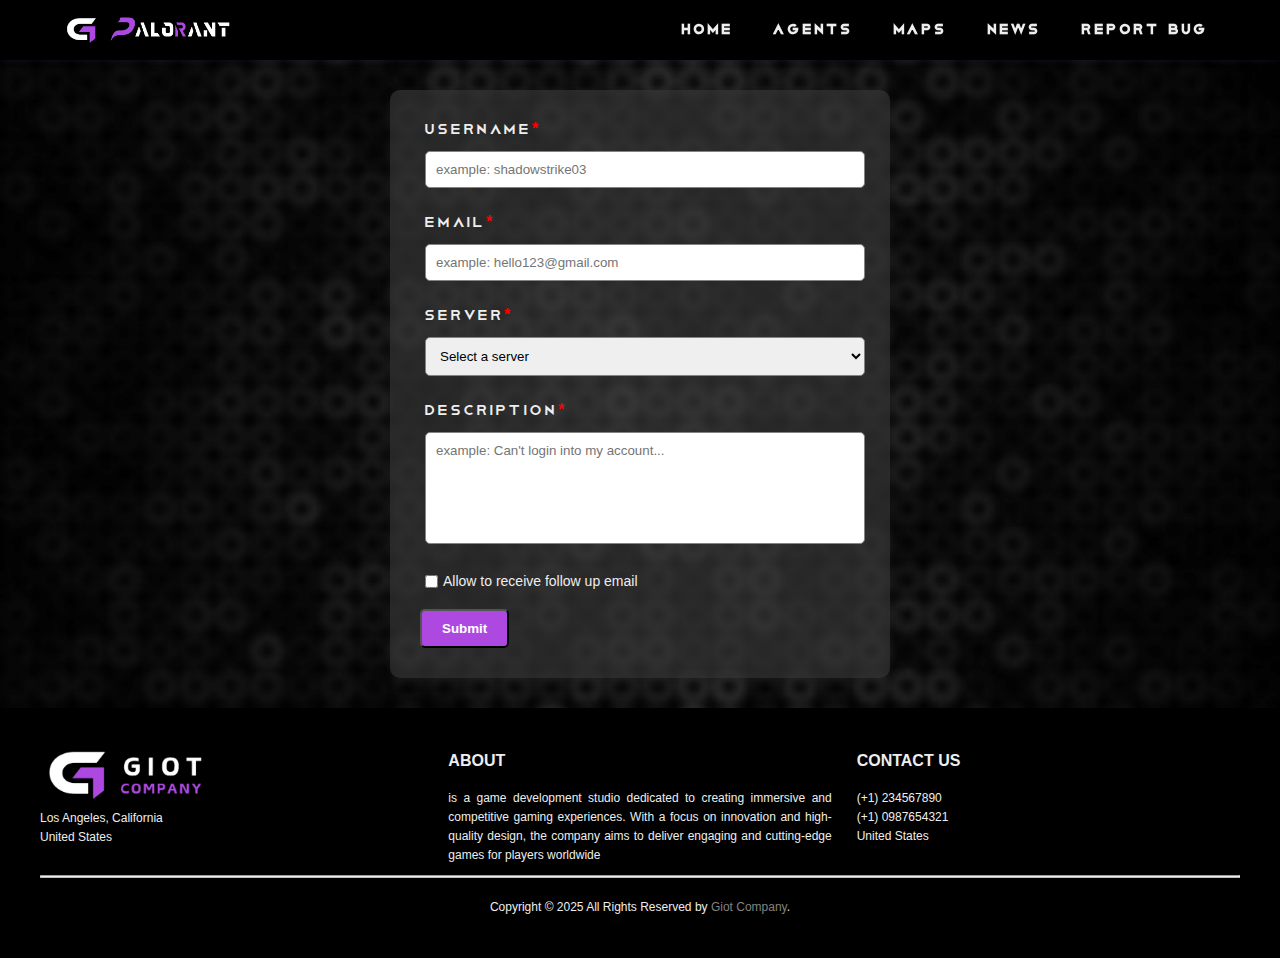
<file: Website/Pages/report_bug.html>
<!DOCTYPE html>
<html lang="en">
  <head>
    <meta charset="UTF-8" />
    <meta name="viewport" content="width=device-width, initial-scale=1.0" />
    <meta http-equiv="X-UA-Compatible" content="ie=edge" />
    <title>PALORANT</title>
    <link rel="shortcut icon" href="../Assets/logos/giot2.png" type="png/jpg" />
    <link rel="stylesheet" href="../CSS/nav-style.css" />
    <link rel="stylesheet" href="../CSS/footer-style.css" />
    <link rel="stylesheet" href="../CSS/report-style.css" />
  </head>
  <body>
    <!-- Navbar -->
    <nav>
      <div class="logo">
        <img src="../Assets/logos/giot2.png" alt="" />
        <img src="../Assets/logos/palorant2.png" class="game_title" alt="" />
        <!-- <h1>LOGO</h1> -->
      </div>
      <ul>
        <li><a href="../index.html"><strong>HOME</strong></a></li>
        <li><a href="./agent.html"><strong>AGENTS</strong></a></li>
        <li><a href="./maps.html"><strong>MAPS</strong></a></li>
        <li><a href="./news.html"><strong>NEWS</strong></a></li>
        <li><a href="./report_bug.html"><strong>REPORT BUG</strong></a></li>
      </ul>
      <div class="hamburger">
        <span class="line"></span>
        <span class="line"></span>
        <span class="line"></span>
      </div>
    </nav>

    <!-- Mobile Menu -->
    <div class="menubar">
      <ul>
        <li><a href="../index.html">Home</a></li>
        <li><a href="./agent.html">Agents</a></li>
        <li><a href="./maps.html">Maps</a></li>
        <li><a href="./news.html">News</a></li>
        <li><a href="./report_bug.html">Report Bug</a></li>
      </ul>
    </div>

    <section class="bug-report-section">
      <div class="form-card">
        <form class="bug-report-form" id="bug-report-form">
          <div class="form-group">
            <label>Username<span class="required">*</span></label>
            <input type="text" class="form-control" placeholder="example: shadowstrike03" id="username">
          </div>
          
          <div class="form-group">
            <label>Email<span class="required">*</span></label>
            <input type="text" class="form-control" placeholder="example: hello123@gmail.com" id="email">
          </div>
          
          <div class="form-group">
            <label>Server<span class="required">*</span></label>
            <select name="server" id="server" class="form-control">
              <option value="" disabled selected>Select a server</option>
              <option value="indonesia">Indonesia</option>
              <option value="vietnam">Vietnam</option>
              <option value="america">United States</option>
              <option value="russia">Russia</option>
              <option value="sweden">Sweden</option>
            </select>
          </div>
          
          <div class="form-group">
            <label>Description<span class="required">*</span></label>
            <textarea class="form-control" rows="6" placeholder="example: Can't login into my account..." id="description"></textarea>
          </div>
          
          <div class="checkbox-group">
            <input type="checkbox" id="followup">
            <label for="followup">Allow to receive follow up email</label>
          </div>
          
          <button type="submit" class="send-btn">Submit</button>
        </form>
      </div>
    </section>

    <!-- Site footer -->
    <footer class="site-footer">
      <div class="container">
        <div class="footer-section">
          <div style="margin-bottom: 10px;">
            <img class="footer-logo" src="../Assets/logos/giot-footer.png" alt="" />
            <p>Los Angeles, California</p>
            <p>United States</p>
          </div>
          <div style="margin-bottom: 10px;">
            <h6>About</h6>
            <p>is a game development studio dedicated to creating immersive and competitive gaming experiences. With a focus on innovation and high-quality design, the company aims to deliver engaging and cutting-edge games for players worldwide</p>
          </div>
          <div style="margin-bottom: 10px;">
            <h6>Contact Us</h6>
            <p>(+1) 234567890</p>
            <p>(+1) 0987654321</p>
            <p>United States</p>
          </div>
        </div>
        <hr>
        <div class="footer-bottom">
          <p class="copyright-text">Copyright &copy; 2025 All Rights Reserved by <a href="#">Giot Company</a>.</p>
        </div>
      </div>
    </footer>

    <!-- Script -->
    <script src="../JS/nav-script.js"></script>
    <script src="../JS/report-script.js"></script>
  </body>
</html>
</file>
<file: CSS/nav-style.css>
/* COLOR */
:root {
  --primary-color: #000000;
  --primary2-color: #000000;
  --secondary-color: #AD49E1;
  --text-color: #EEEEEE;
  --hover-color: #ad54dc;
  --light-grey: #838383;
}

@font-face {
  font-family: 'GameBattles';
  src: url('../Assets/fonts/game_battles/game-battles.ttf') format('truetype');
  font-weight: normal;
  font-style: normal;
}

@font-face {
  font-family: 'overcame';
  src: url('../Assets/fonts/overcame-demo/OvercameDemoRegular.ttf') format('truetype');
  font-weight: normal;
  font-style: normal;
}

* {
  box-sizing: border-box;
  margin: 0;
  padding: 0;
  -webkit-font-smoothing: antialiased;
  -moz-osx-font-smoothing: grayscale;
}

body {
  font-family: 'Lucida Sans', 'Lucida Sans Regular', 'Lucida Grande', 'Lucida Sans Unicode', Geneva, Verdana, sans-serif;
  min-height: 100vh;
  display: flex;
  flex-direction: column;
}

.main-content {
  flex: 1;
}

/* NAVBAR */
nav {
  top: 0;
  position: sticky;
  padding: 5px 5%;
  display: flex;
  background-color: var(--primary-color);
  justify-content: space-between;
  align-items: center;
  box-shadow: rgba(50, 50, 93, 0.25) 0px 2px 5px -1px, rgba(0, 0, 0, 0.3) 0px 1px 3px -1px;
  z-index: 999;
  height: 60px;
}

nav .logo {
  display: flex;
  align-items: center;
}

nav .logo img {
  height: 35px;
  width: auto;
  margin-right: 10px;
}

nav .logo .game_title {
  height: 30px;
  width: auto;
}

nav ul {
  list-style: none;
  display: flex;
}

nav ul li {
  margin-left: 1.5rem;
}

nav ul li a {
  position: relative;
  text-decoration: none;
  color: var(--text-color);
  font-size: 95%;
  font-weight: 400;
  padding: 4px 8px;
  border-radius: 5px;
  transition: color 0.3s ease-in-out;
}

nav ul li a::after {
  content: "";
  position: absolute;
  left: 0;
  bottom: -3px;
  width: 100%;
  height: 2px;
  background-color: var(--hover-color);
  transform: scaleX(0);
  transform-origin: left;
  transition: transform 0.3s ease-in-out;
}

nav ul li a:hover {
  color: var(--hover-color);
}

nav ul li a:hover::after {
  transform: scaleX(1);
}

.hamburger {
  display: none;
  cursor: pointer;
  z-index: 999;
}

.hamburger .line {
  width: 25px;
  height: 1px;
  background-color: var(--text-color);
  display: block;
  margin: 7px auto;
  transition: all 0.3s ease-in-out;
}

.hamburger-active {
  transition: all 0.3s ease-in-out;
  transition-delay: 0.6s;
  transform: rotate(45deg);
}

.hamburger-active .line:nth-child(2) {
  width: 0px;
}

.hamburger-active .line:nth-child(1),
.hamburger-active .line:nth-child(3) {
  transition-delay: 0.3s;
}

.hamburger-active .line:nth-child(1) {
  transform: translateY(12px);
}

.hamburger-active .line:nth-child(3) {
  transform: translateY(-5px) rotate(90deg);
}

.menubar {
  position: fixed;
  top: 0;
  left: -60%;
  display: flex;
  justify-content: center;
  align-items: flex-start;
  width: 60%;
  height: 100vh;
  padding: 20% 0;
  background: var(--primary-color);
  transition: all 0.5s ease-in;
  z-index: 999;
}

.active {
  left: 0;
  box-shadow: rgba(149, 157, 165, 0.2) 0px 8px 24px;
}

.menubar ul {
  padding: 0;
  list-style: none;
}

.menubar ul li {
  margin-bottom: 32px;
}

.menubar ul li a {
  position: relative;
  text-decoration: none;
  color: var(--text-color);
  font-size: 95%;
  font-weight: 400;
  padding: 5px 10px;
  border-radius: 5px;
  transition: all 0.3s ease-in-out;
}

.menubar ul li a::after {
  content: "";
  position: absolute;
  left: 0;
  bottom: -3px;
  width: 100%;
  height: 2px;
  background-color: var(--hover-color);
  transform: scaleX(0);
  transform-origin: left;
  transition: transform 0.3s ease-in-out;
}

.menubar ul li a:hover {
  color: var(--secondary-color);
}

.menubar ul li a:hover::after {
  transform: scaleX(1);
}

@media screen and (max-width: 768px) {
  .hamburger {
      display: block;
  }
  nav ul {
      display: none;
  }
}
</file>
<file: CSS/footer-style.css>
/* COLOR */
:root {
    --primary-color: #000000;
    --primary2-color: #000000;
    --secondary-color: #AD49E1;
    --text-color: #EEEEEE;
    --hover-color: #ad54dc;
    --light-grey: #838383;
  }
  
@media screen and (max-width: 768px) {
    .footer-section {
      flex-direction: column;
    }
    .footer-bottom {
      flex-direction: column;
      text-align: center;
    }
}


.site-footer {
    background-color: var(--primary-color);
    color: var(--light-grey);
    padding: 40px 20px;
    font-size: 12px;
    line-height: 1.6;
    bottom: 0;
    left: 0;
    width: 100%;
}
.site-footer h6 {
    color: var(--text-color);
    font-size: 16px;
    text-transform: uppercase;
    margin-bottom: 15px;
}
.site-footer p {
    color: var(--text-color);
}
.site-footer a {
    color: var(--light-grey);
    text-decoration: none;
}
.site-footer a:hover {
    color: #3366cc;
}
  
.footer-logo{
    height: 55px;
    width: auto;
    margin-right: 10px;
}
  
.container {
    max-width: 1200px;
    margin: 0 auto;
}
.footer-section {
    display: flex;
    flex-wrap: wrap;
    justify-content: space-between;
    gap: 25px;
}
.footer-section div {
    flex: 1;
    min-width: 200px;
}
.footer-links {
    list-style: none;
    padding: 0;
}
.footer-links li {
    margin-bottom: 10px;
}
.footer-links a {
    text-decoration: none;
    color: var(--light-grey);
}
.footer-links a:hover {
    color: #3366cc;
}
.site-footer .container .footer-section p {
    text-align: justify;;
}
  

.footer-bottom {
    display: block;
    align-items: center;
    flex-wrap: wrap;
    gap: 20px;
    padding-top: 20px;
    border-top: 1px solid #bbb;
}

.copyright-text {
    margin: 0;
    text-align: center;
}
</file>
<file: CSS/agent-style.css>
.top-agents {
  text-align: center;
  padding: 40px 20px;
  background: url('../Assets/Backgrounds/banner7.png') no-repeat center center/cover;
  filter: brightness(80%);
  color: white;
}

.top-agents h2 {
  font-size: 28px;
  margin-bottom: 20px;
}

.agent-list {
  display: flex;
  justify-content: center;
  gap: 10px;
  flex-wrap: wrap;
  margin: 30px;
}

.agent {
  position: relative;
  width: 300px;
  height: auto;
  margin-top: 30px;
}

.agents-container {
  text-align: center;
  background: url('../Assets/Backgrounds/banner8.png') no-repeat center center/cover;
  color: white;
}

.agent img.default-img {
  display: block;
  width: 100%;
  height: auto;
  border-radius: 5px;
  position: relative; 
}

.agent img.hover-img {
  position: absolute;
  top: 0;
  left: 0;
  width: 100%;
  height: auto;
  border-radius: 5px;
  opacity: 0;
  transition: opacity 0.5s ease, transform 0.5s ease;
  transform: scale(1);
  z-index: 2;
}

.agent:hover img.hover-img {
  opacity: 1;
  transform: scale(1.1);
}

.agent:hover img.default-img {
  opacity: 0;
  pointer-events: none;
  transition: opacity 0.5s ease;
}

@media screen and (max-width: 768px) {
    .agent{
      width: 48% !important;
    }
  }
</file>
<file: CSS/maps-style.css>
.maps-container {
padding: 40px 20px;
display: flex;
flex-direction: column;
gap: 40px;
background-color: var(--primary-color);
color: var(--text-color);
}

.map-item {
display: flex;
align-items: center;
gap: 30px;
flex-wrap: nowrap;
}

.map-item img {
width: 50%;
height: auto;
margin: 20px;
border-radius: 8px;
object-fit: cover;
}

.map-item {
flex: 1;
}

.map-item h2 {
font-size: 24px;
margin-bottom: 10px;
}

.map-item p {
font-size: 16px;
line-height: 1.5;
text-align: justify;
}

@media screen and (max-width: 768px) {
    .map-item{
        flex-wrap: wrap !important;
    }
    .map-item img {
        width: 90% !important;
        height: auto;
    }
}
</file>
<file: CSS/report-style.css>
/* COLOR */
:root {
  --primary-color: #000000;
  --primary2-color: #000000;
  --secondary-color: #AD49E1;
  --text-color: #EEEEEE;
  --hover-color: #ad54dc;
  --light-grey: #838383;
}

.bug-report-section {
  padding: 50px 0;
  color: black;
  min-height: calc(100vh - 150px);
}

.report-header {
  text-align: center;
  margin-bottom: 40px;
}

.report-header h2 {
  font-size: 24px;
  color: var(--secondary-color);
  margin: 0;
  text-transform: uppercase;
}

.report-header h1 {
  font-size: 48px;
  margin: 0;
  color: black;
}

.bug-report-form {
  max-width: 600px;
  margin: 0 auto;
}

.form-group {
  margin-bottom: 25px;
}

.form-group label {
  display: block;
  margin-bottom: 8px;
  font-weight: bold;
  color: black;
}

.form-control {
  width: 100%;
  padding: 12px;
  /* background: rgba(3, 6, 55, 0.8); */
  border: 1px solid var(--secondary-color);
  color: black;
  border-radius: 4px;
  transition: all 0.3s ease;
}

.form-control:focus {
  outline: none;
  border-color: var(--hover-color);
  box-shadow: 0 0 8px rgba(173, 73, 225, 0.3);
}

.checkbox-group {
  display: flex;
  align-items: center;
  gap: 10px;
  margin: 20px 0;
}

.checkbox-group label {
  color: black;
  cursor: pointer;
}

.send-button {
  background: var(--secondary-color);
  color: black;
  padding: 12px 40px;
  border: none;
  border-radius: 4px;
  cursor: pointer;
  font-weight: bold;
  transition: background 0.3s;
  text-transform: uppercase;
}

.send-button:hover {
  background: var(--hover-color);
  transform: translateY(-1px);
}

/* Placeholder styling */
::placeholder {
  color: var(--light-grey);
  opacity: 0.7;
}
</file>
<file: Website/CSS/nav-style.css>
/* COLOR */
:root {
  --primary-color: #000000;
  --primary2-color: #000000;
  --secondary-color: #AD49E1;
  --text-color: #EEEEEE;
  --hover-color: #ad54dc;
  --light-grey: #838383;
}

@font-face {
  font-family: 'GameBattles';
  src: url('../Assets/fonts/game_battles/game-battles.ttf') format('truetype');
  font-weight: normal;
  font-style: normal;
}

@font-face {
  font-family: 'overcame';
  src: url('../Assets/fonts/overcame-demo/OvercameDemoRegular.ttf') format('truetype');
  font-weight: normal;
  font-style: normal;
}

* {
  box-sizing: border-box;
  margin: 0;
  padding: 0;
  -webkit-font-smoothing: antialiased;
  -moz-osx-font-smoothing: grayscale;
}

body {
  font-family: 'Lucida Sans', 'Lucida Sans Regular', 'Lucida Grande', 'Lucida Sans Unicode', Geneva, Verdana, sans-serif;
  min-height: 100vh;
  display: flex;
  flex-direction: column;
}

.main-content {
  flex: 1;
}

/* NAVBAR */
nav {
  top: 0;
  position: sticky;
  padding: 5px 5%;
  display: flex;
  background-color: var(--primary-color);
  justify-content: space-between;
  align-items: center;
  box-shadow: rgba(50, 50, 93, 0.25) 0px 2px 5px -1px, rgba(0, 0, 0, 0.3) 0px 1px 3px -1px;
  z-index: 999;
  height: 60px;
}

nav .logo {
  display: flex;
  align-items: center;
}

nav .logo img {
  height: 35px;
  width: auto;
  margin-right: 10px;
}

nav .logo .game_title {
  height: 30px;
  width: auto;
}

nav ul {
  list-style: none;
  display: flex;
}

nav ul li {
  margin-left: 1.5rem;
}

nav ul li a {
  position: relative;
  text-decoration: none;
  color: var(--text-color);
  font-family: 'overcame', sans-serif;
  letter-spacing: 3px;
  font-size: 95%;
  font-weight: 400;
  padding: 4px 8px;
  border-radius: 5px;
  transition: color 0.3s ease-in-out;
}

nav ul li a::after {
  content: "";
  position: absolute;
  left: 0;
  bottom: -3px;
  width: 100%;
  height: 2px;
  background-color: var(--hover-color);
  transform: scaleX(0);
  transform-origin: left;
  transition: transform 0.3s ease-in-out;
}

nav ul li a:hover {
  color: var(--hover-color);
}

nav ul li a:hover::after {
  transform: scaleX(1);
}

.hamburger {
  display: none;
  cursor: pointer;
  z-index: 999;
}

.hamburger .line {
  width: 25px;
  height: 1px;
  background-color: var(--text-color);
  display: block;
  margin: 7px auto;
  transition: all 0.3s ease-in-out;
}

.hamburger-active {
  transition: all 0.3s ease-in-out;
  transition-delay: 0.6s;
  transform: rotate(45deg);
}

.hamburger-active .line:nth-child(2) {
  width: 0px;
}

.hamburger-active .line:nth-child(1),
.hamburger-active .line:nth-child(3) {
  transition-delay: 0.3s;
}

.hamburger-active .line:nth-child(1) {
  transform: translateY(12px);
}

.hamburger-active .line:nth-child(3) {
  transform: translateY(-5px) rotate(90deg);
}

.menubar {
  position: fixed;
  top: 0;
  left: -60%;
  display: flex;
  justify-content: center;
  align-items: flex-start;
  width: 60%;
  height: 100vh;
  padding: 20% 0;
  background: var(--primary-color);
  transition: all 0.5s ease-in;
  z-index: 999;
}

.active {
  left: 0;
  box-shadow: rgba(149, 157, 165, 0.2) 0px 8px 24px;
}

.menubar ul {
  padding: 0;
  list-style: none;
}

.menubar ul li {
  margin-bottom: 32px;
}

.menubar ul li a {
  position: relative;
  text-decoration: none;
  color: var(--text-color);
  font-family: 'overcame', sans-serif;
  letter-spacing: 3px;
  font-size: 95%;
  font-weight: 400;
  padding: 5px 10px;
  border-radius: 5px;
  transition: all 0.3s ease-in-out;
}

.menubar ul li a::after {
  content: "";
  position: absolute;
  left: 0;
  bottom: -3px;
  width: 100%;
  height: 2px;
  background-color: var(--hover-color);
  transform: scaleX(0);
  transform-origin: left;
  transition: transform 0.3s ease-in-out;
}

.menubar ul li a:hover {
  color: var(--secondary-color);
}

.menubar ul li a:hover::after {
  transform: scaleX(1);
}

@media screen and (max-width: 768px) {
  .hamburger {
      display: block;
  }
  nav ul {
      display: none;
  }
}
</file>
<file: Website/CSS/footer-style.css>
/* COLOR */
:root {
    --primary-color: #000000;
    --primary2-color: #000000;
    --secondary-color: #AD49E1;
    --text-color: #EEEEEE;
    --hover-color: #ad54dc;
    --light-grey: #838383;
  }
  
@media screen and (max-width: 768px) {
    .footer-section {
      flex-direction: column;
    }
    .footer-bottom {
      flex-direction: column;
      text-align: center;
    }
}


.site-footer {
    background-color: var(--primary-color);
    color: var(--light-grey);
    padding: 40px 20px;
    font-size: 12px;
    line-height: 1.6;
    bottom: 0;
    left: 0;
    width: 100%;
}
.site-footer h6 {
    color: var(--text-color);
    font-size: 16px;
    text-transform: uppercase;
    margin-bottom: 15px;
}
.site-footer p {
    color: var(--text-color);
}
.site-footer a {
    color: var(--light-grey);
    text-decoration: none;
}
.site-footer a:hover {
    color: #3366cc;
}
  
.footer-logo{
    height: 55px;
    width: auto;
    margin-right: 10px;
}
  
.container {
    max-width: 1200px;
    margin: 0 auto;
}
.footer-section {
    display: flex;
    flex-wrap: wrap;
    justify-content: space-between;
    gap: 25px;
}
.footer-section div {
    flex: 1;
    min-width: 200px;
}
.footer-links {
    list-style: none;
    padding: 0;
}
.footer-links li {
    margin-bottom: 10px;
}
.footer-links a {
    text-decoration: none;
    color: var(--light-grey);
}
.footer-links a:hover {
    color: #3366cc;
}
.site-footer .container .footer-section p {
    text-align: justify;;
}
  

.footer-bottom {
    display: block;
    align-items: center;
    flex-wrap: wrap;
    gap: 20px;
    padding-top: 20px;
    border-top: 1px solid #bbb;
}

.copyright-text {
    margin: 0;
    text-align: center;
}
</file>
<file: Website/CSS/agent-style.css>
.agents-container {
  text-align: center;
  background: url('../Assets/Backgrounds/banner10.png') no-repeat center center/cover;
  color: white;
}

.agent-list {
  display: grid;
  grid-template-columns: repeat(3, 1fr);
  gap: 20px;
  justify-items: center;
  margin: 30px;
}

.agent {
  position: relative;
  width: 100%;
  max-width: 300px;
  height: auto;
  margin-top: 30px;
}

.agent img.default-img {
  display: block;
  width: 100%;
  height: auto;
  border-radius: 5px;
  position: relative;
}

.agent img.hover-img {
  position: absolute;
  top: 0;
  left: 0;
  width: 100%;
  height: auto;
  border-radius: 5px;
  opacity: 0;
  transition: opacity 0.5s ease, transform 0.5s ease;
  transform: scale(1);
  z-index: 2;
}

.agent:hover img.hover-img {
  opacity: 1;
  transform: scale(1.1);
}

.agent:hover img.default-img {
  opacity: 0;
  pointer-events: none;
  transition: opacity 0.5s ease;
}

@media screen and (max-width: 768px) {
  .agent-list {
    grid-template-columns: repeat(2, 1fr);
  }

  .agent {
    width: 100%;
  }
}

@media screen and (max-width: 480px) {
  .agent-list {
    grid-template-columns: 1fr;
  }

  .agent {
    width: 100%;
  }
}
</file>
<file: Website/CSS/maps-style.css>
/* COLOR */
:root {
    --primary-color: #000000;
    --primary2-color: #000000;
    --secondary-color: #AD49E1;
    --text-color: #EEEEEE;
    --hover-color: #ad54dc;
    --light-grey: #838383;
}

@font-face {
    font-family: 'GameBattles';
    src: url('../Assets/fonts/game_battles/game-battles.ttf') format('truetype');
    font-weight: normal;
    font-style: normal;
}
  
@font-face {
    font-family: 'overcame';
    src: url('../Assets/fonts/overcame-demo/OvercameDemoRegular.ttf') format('truetype');
    font-weight: normal;
    font-style: normal;
}

.maps-container {
    flex: 1;
    padding: 30px 30px;
    display: flex;
    flex-direction: column;
    gap: 40px;
    background: url('../Assets/Backgrounds/banner10.png') no-repeat center center/cover;
    color: var(--text-color);
}

.sharp-line {
  width: 0;
  height: 0;
  border-left: 43vw solid transparent;
  border-right: 43vw solid transparent;
  border-top: 4px solid var(--secondary-color); 
  margin: 10px auto;
  opacity: 0.7;
}

.map-content {
    padding: 20px;
}

.map-content h3 {
    font-size: 50px;
    margin-bottom: 20px;
    text-align: center;
    color: var(--secondary-color);
    font-family: 'overcame', sans-serif;
    letter-spacing: 3px;
    -webkit-text-stroke: 0.01px var(--text-color);
}

.map-item {
    position: relative;
    display: flex;
    align-items: center;
    gap: 30px;
    flex-wrap: nowrap;
    transition: transform 0.5s ease, box-shadow 0.5s ease;
}

.map-item img:hover {
    transform: scale(1.05);
    transition: transform 0.5s ease;
    box-shadow: 0 0 10px 3px rgba(255, 255, 255, 0.3);
}

.map-item img {
    width: 50%;
    height: auto;
    margin: 20px;
    border-radius: 8px;
    object-fit: cover;
}

.map-item {
    flex: 1;
}

.map-item p {
    font-size: 16px;
    line-height: 1.5;
    text-align: justify;
}

@media screen and (max-width: 768px) {
    .map-item{
        flex-wrap: wrap !important;
    }
    .map-item img {
        width: 90% !important;
        height: auto;
    }
    .map-content h3 {
        font-size: 35px;
    }
}

@media screen and (min-width: 768px) and (max-width: 834px) {
    .map-item{
        flex-wrap: wrap !important;
    }
    .map-item img {
        width: 90% !important;
        height: auto;
    }
    .map-content h3 {
        font-size: 35px;
    }
}
</file>
<file: Website/CSS/news-style.css>
/* COLOR */
:root {
    --primary-color: #000000;
    --primary2-color: #000000;
    --secondary-color: #AD49E1;
    --text-color: #EEEEEE;
    --hover-color: #ad54dc;
    --light-grey: #838383;
}
  
@font-face {
    font-family: 'GameBattles';
    src: url('../Assets/fonts/game_battles/game-battles.ttf') format('truetype');
    font-weight: normal;
    font-style: normal;
}

@font-face {
    font-family: 'overcame';
    src: url('../Assets/fonts/overcame-demo/OvercameDemoRegular.ttf') format('truetype');
    font-weight: normal;
    font-style: normal;
}

.news-container {
    flex: 1;
    display: flex;
    gap: 30px;
    padding: 40px;
    margin: auto;
    max-width: 100vw;
    flex-wrap: wrap;
    color: var(--primary2-color);
    background: url('../Assets/Backgrounds/banner10.png') no-repeat center center/cover;
}

.main-article {
    flex: 2;
    background-color: rgba(37, 37, 37, 0.7);
    color: var(--text-color);
    padding: 20px;
    border-radius: 10px;
}

.main-article img {
    width: 100%;
    height: auto;
}

.main-article h2 {
    font-size: 24px;
    margin-top: 10px;
    margin-bottom: 20px;
    text-transform: uppercase;
    font-weight: bold;
}

.main-article p {
    font-size: 16px;
    margin-top: 10px;
    text-align: justify;
}

.main-article a {
    display: inline-block;
    margin-top: 20px;
    color: var(--secondary-color);
    text-decoration: none;
    font-weight: bold;
}

.side-news {
    flex: 1;
    display: flex;
    flex-direction: column;
    justify-content: center;
    gap: 20px;
    z-index: 3;
}

.side-news h2 {
    font-family: 'overcame', sans-serif;
    font-size: 28px;
    margin-left: 5px;
    /* margin-bottom: 20px; */
    color: var(--text-color);
    letter-spacing: 3px;
}

.news-card {
    background-color: rgba(37, 37, 37, 0.7);
    padding: 15px;
    border-radius: 10px;
    color: var(--text-color);
    transition: transform 0.5s ease, box-shadow 0.5s ease;
}

.news-card:hover {
    transition: transform 0.5s ease;
    box-shadow: 0 0 10px 3px rgba(255, 255, 255, 0.3);
}

.news-card img {
    width : 100%;
}

.news-card h3 {
    font-size: 20px;
    margin: 20px auto;
    font-weight: bold;
    text-transform: uppercase;
}

.news-card .category {
    font-size: 12px;
    color: var(--secondary-color);
    margin-top: 5px;
    border: 1px solid var(--secondary-color);
    border-radius: 5px;
    padding: 5px;
    font-family: 'overcane', sans-serif;
}

.more-news {
    max-width: 1300px;
    padding: 10px;
    margin: auto;
    color: var(--text-color);
}

.more-news h2 {
    font-family: 'overcame', sans-serif;
    font-size: 28px;
    margin-bottom: 20px;
    letter-spacing: 3px;
}

.news-grid {
    display: grid;
    grid-template-columns: repeat(3, 1fr);
    gap: 20px;
}

.news-item {
    padding: 10px;
    display: flex;
    align-items: center;
    background-color: rgba(37, 37, 37, 0.7);
    overflow: hidden;
    height: auto;
    transition: transform 0.5s ease, box-shadow 0.5s ease;
}

.news-item:hover {
    transition: transform 0.5s ease;
    box-shadow: 0 0 10px 3px rgba(255, 255, 255, 0.3);
}

.news-item img {
    width: 40%;
    object-fit: cover;
    height: auto;
}

.news-info {
    padding: 15px;
    flex: 1;
}

.news-info h3 {
    font-size: 14px;
    margin-bottom: 10px;
    color: var(--text-color);
}

.meta {
    display: flex;
    justify-content: space-between;
    align-items: center;
    font-size: 14px;
    color: var(--text-color);
}

.meta .tag {
    color: var(--secondary-color);
    padding: 2px 6px;
    font-size: 12px;
    border-radius: 3px;
    border: 1px solid var(--secondary-color);
}

.sharp-line {
    width: 0;
    height: 0;
    border-left: 15vw solid transparent;
    border-right: 15vw solid transparent;
    border-top: 4px solid var(--secondary-color); 
    opacity: 0.7;
}

.label-logo img {
    width: 30px;
    height: auto;
    margin: 5px;
    display: inline-block;
    z-index: 900;
    position: absolute;
}

.news-item .label-logo img {
    width: 20px;
    height: auto;
    margin: 1px;
    display: inline-block;
    z-index: 900;
    position: absolute;
}

.btn-read-more {
    margin-top: 20px;
    background-color: var(--secondary-color);
    color: white;
    padding: 10px 20px;
    text-decoration: none;
    border-radius: 5px;
    font-weight: bold;
}
  
.btn-read-more:hover {
    background-color: rgba(238, 238, 238, 0.2);
    transition: background-color 0.5s ease;
    color: var(--secondary-color);
    border: 3px solid var(--secondary-color);
}

  
.modal {
    display: none; 
    position: fixed;
    z-index: 999;
    padding-top: 100px;
    left: 0;
    top: 0;
    width: 100%;
    height: 100%;
    overflow: auto;
    background-color: rgba(0,0,0,0.6);
}
  
.modal-content {
    background-color: var(--text-color);
    margin: auto;
    padding: 20px;
    border-radius: 10px;
    width: 80%;
    max-width: 700px;
    position: relative;
}

.modal-content img {
    width: 100%;
    height: auto;
    margin: 10px 0;
}

.modal-content p {
    font-size: 16px;
    margin-top: 10px;
    text-align: justify;
    color: var(--primary2-color);
}
  
.close {
    color: #aaa;
    position: absolute;
    top: 10px;
    right: 20px;
    font-size: 28px;
    font-weight: bold;
    cursor: pointer;
}
  
.close:hover {
    color: #000;
}
  

@media screen and (max-width: 768px) {
    .news-container {
        flex-direction: column;
        padding: 20px;
    }
    .main-article {
        margin-bottom: 20px;
    }
    .news-grid {
        grid-template-columns: repeat(1, 1fr);
    }
    .more-news {
        padding: 10px;
    }
}

@media screen and (min-width: 768px) and (max-width: 834px) {
    .news-container {
        flex-direction: column;
        padding: 20px;
    }
    .main-article {
        margin-bottom: 20px;
    }
    .news-grid {
        grid-template-columns: repeat(1, 1fr);
    }
    .more-news {
        padding: 10px;
    }
}
</file>
<file: Website/CSS/report-style.css>
/* COLOR */
:root {
  --primary-color: #000000;
  --primary2-color: #000000;
  --secondary-color: #AD49E1;
  --text-color: #EEEEEE;
  --hover-color: #ad54dc;
  --light-grey: #838383;
}

.bug-report-section {
  padding: 30px 30px;
  color: var(--text-color);
  height: auto;
  justify-content: center;
  align-items: center;
  display: flex;
  background: url('../Assets/Backgrounds/banner10.png') no-repeat center center/cover;
}

.form-card {
  position: relative;
  width: 500px;
  height: auto;
  padding: 30px;
  background-color: rgba(53, 53, 53, 0.7);
  border-radius: 10px;
  box-shadow: 0 4px 8px rgba(37, 37, 37, 0.5);
}

.bug-report-form {
  position: relative;
  z-index: 3;
  color: var(--text-color);
}

.form-group {
  margin-bottom: 20px;
}

.form-group label {
  display: block;
  margin-left: 5px;
  margin-bottom: 5px;
  font-family: 'overcame', sans-serif;
  letter-spacing: 3px;
}

.required {
  font-family: 'Lucida Sans', 'Lucida Sans Regular', 'Lucida Grande', 'Lucida Sans Unicode', Geneva, Verdana, sans-serif;
  color: red;
  font-weight: bold;
}

.form-control {
  width: 100%;
  padding: 10px;
  margin: 5px;
  border-radius: 5px;
  border: 1px solid var(--light-grey);
}

.form-group textarea {
  font-family: 'Lucida Sans', 'Lucida Sans Regular', 'Lucida Grande', 'Lucida Sans Unicode', Geneva, Verdana, sans-serif;
  resize: none;
}

.checkbox-group {
  display: flex;
  align-items: center;
  margin-bottom: 20px;
}

.checkbox-group input {
  margin: 0 5px;
  font-weight: normal;
}

.checkbox-group label {
  font-size: 14px;
}


.send-btn {
  background-color: var(--secondary-color);
  color: white;
  padding: 10px 20px;
  text-decoration: none;
  border-radius: 5px;
  font-weight: bold;
}

.send-btn:hover {
  background-color: rgba(238, 238, 238, 0.1);
  transition: background-color 0.5s ease;
  color: var(--secondary-color);
  border: 2px solid var(--secondary-color);
}
</file>
